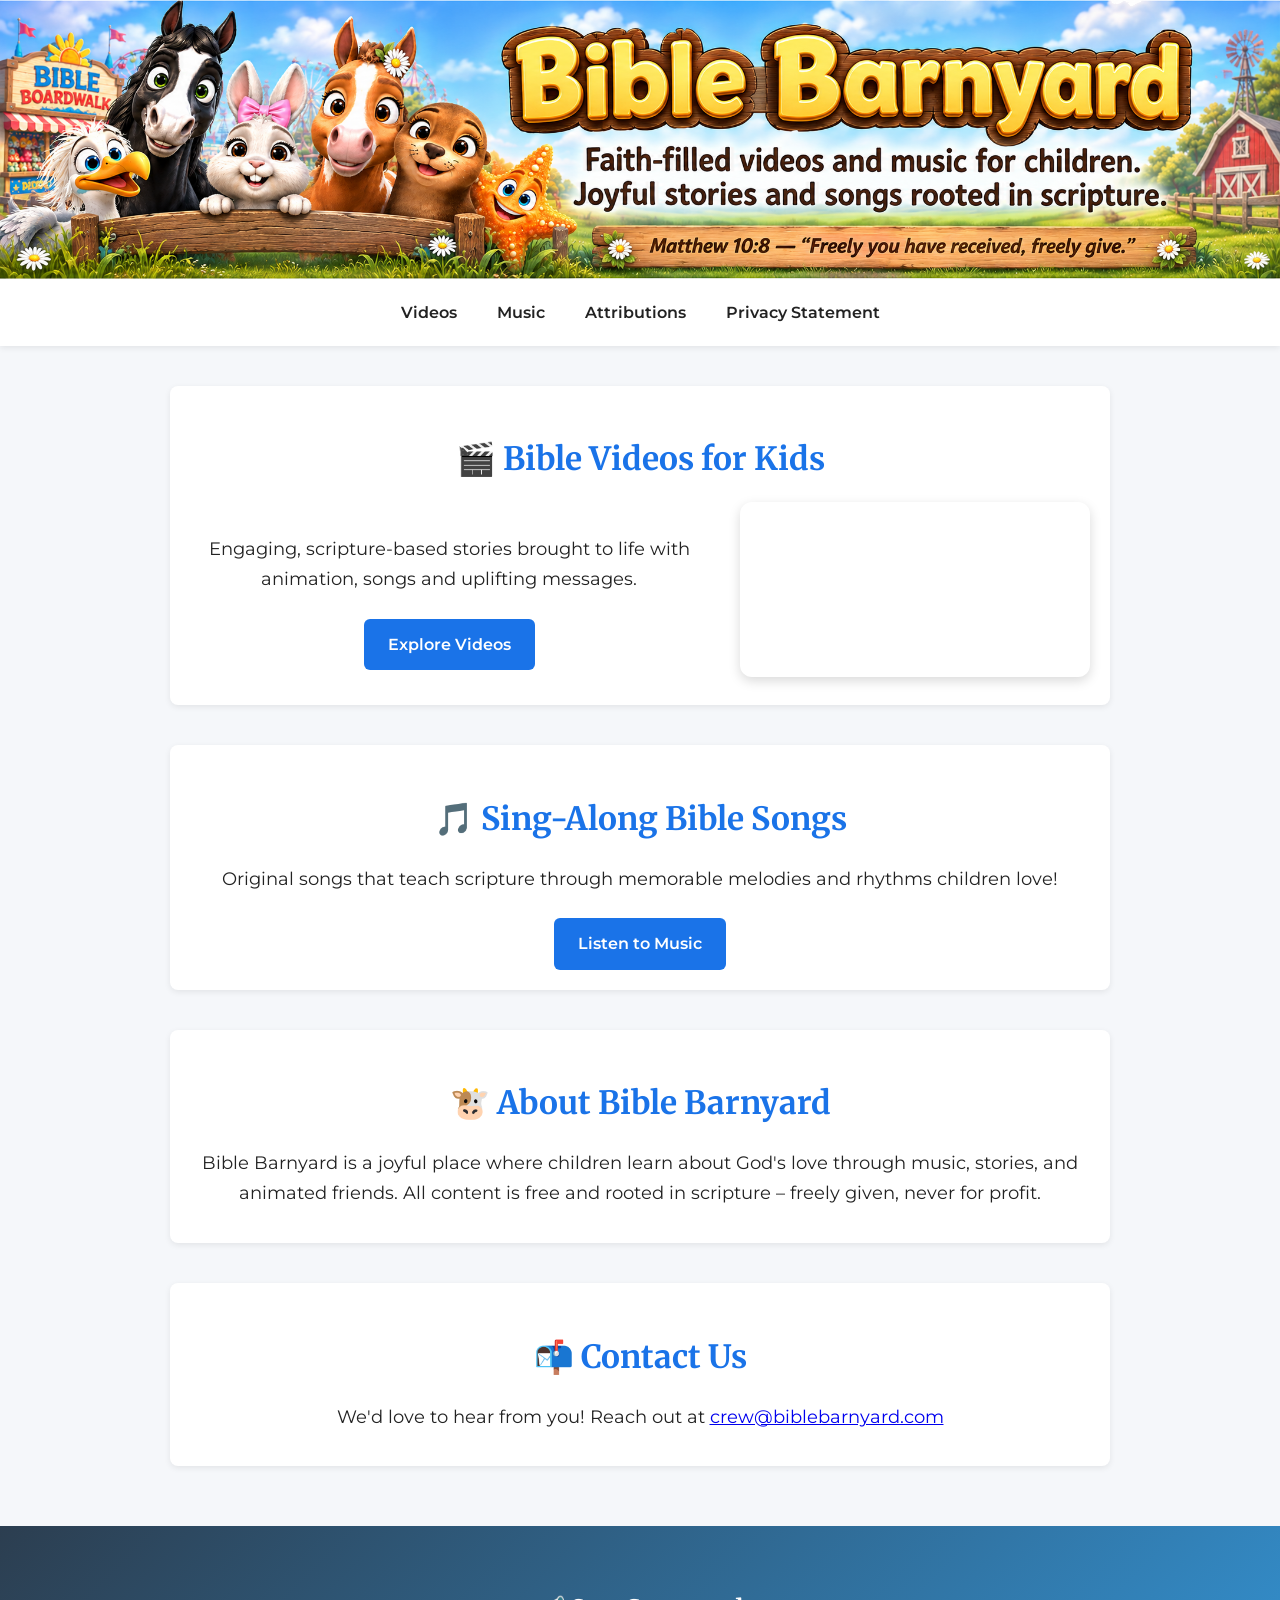
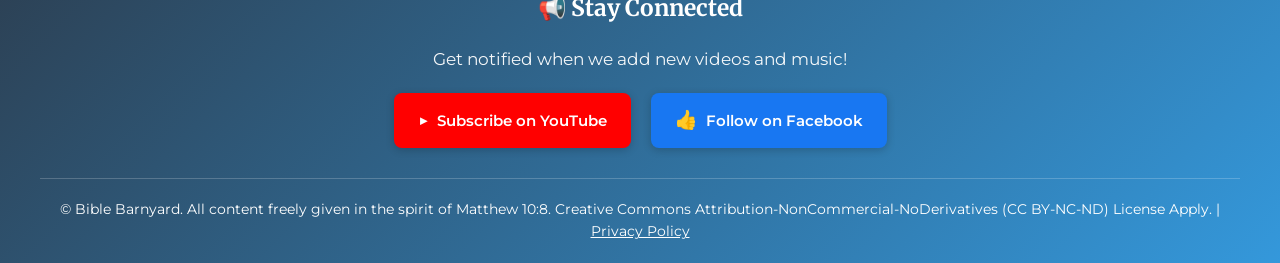
<file: index.html>
<!DOCTYPE html>
<html lang="en">
<head>
    <meta charset="UTF-8" />
    <meta name="viewport" content="width=device-width, initial-scale=1.0" />
    <meta name="p:domain_verify" content="c8558d85051b921ac4e3caafdfd5c533" />
    <title>Bible Barnyard</title>
    <link rel="icon" type="image/png" href="/images/fav.png">

    <!-- Google Fonts -->
    <link href="https://fonts.googleapis.com/css2?family=Montserrat:wght@400;600&family=Merriweather:wght@400;700&display=swap" rel="stylesheet">
    <link rel="stylesheet" href="./style.css">
    <style>
        .video-section-content {
            display: flex;
            align-items: center;
            gap: 2rem;
            flex-wrap: wrap;
            justify-content: center;
        }

        .video-text {
            flex: 1;
            min-width: 280px;
        }

        .video-container {
            flex: 0 0 350px;
            max-width: 350px;
        }

            .video-container video {
                width: 100%;
                height: auto;
                border-radius: 12px;
                box-shadow: 0 4px 12px rgba(0, 0, 0, 0.15);
            }

        @media (max-width: 768px) {
            .video-section-content {
                flex-direction: column;
            }

            .video-container {
                flex: 0 0 auto;
                width: 100%;
                max-width: 400px;
            }
        }
    </style>
</head>
<body>
    <header>
        <img src="./images/bibleBarnyardBanner.png" alt="Bible Barnyard Banner" class="hero-img" />
    </header>

    <nav>
        <ul>
            <li><a href="videos.html">Videos</a></li>
            <li><a href="music.html">Music</a></li>
            <li><a href="attributions.html">Attributions</a></li>
            <li><a href="./privacy.html">Privacy Statement</a></li>
        </ul>
    </nav>

    <main>
        <section id="videos">
            <h2>🎬 Bible Videos for Kids</h2>
            <div class="video-section-content">
                <div class="video-text">
                    <p>Engaging, scripture-based stories brought to life with animation, songs and uplifting messages.</p>
                    <a href="videos.html" class="btn">Explore Videos</a>
                </div>
                <div class="video-container">
                    <video autoplay loop muted playsinline>
                        <source src="./images/bbWelcome.mp4" type="video/mp4">
                        Your browser does not support the video tag.
                    </video>
                </div>
            </div>
        </section>

        <section id="music">
            <h2>🎵 Sing-Along Bible Songs</h2>
            <p>Original songs that teach scripture through memorable melodies and rhythms children love!</p>
            <a href="music.html" class="btn">Listen to Music</a>
        </section>

        <section id="about">
            <h2>🐮 About Bible Barnyard</h2>
            <p>Bible Barnyard is a joyful place where children learn about God's love through music, stories, and animated friends. All content is free and rooted in scripture – freely given, never for profit.</p>
        </section>

        <section id="contact">
            <h2>📬 Contact Us</h2>
            <p>We'd love to hear from you! Reach out at <a href="mailto:crew@biblebarnyard.com">crew@biblebarnyard.com</a></p>
        </section>
    </main>

    <!-- NEW FOOTER INCLUDE -->
    <div id="footer-placeholder"></div>

    <script>
        fetch('footer.html')
            .then(response => response.text())
            .then(data => {
                document.getElementById('footer-placeholder').innerHTML = data;
            });
    </script>
</body>
</html>
</file>
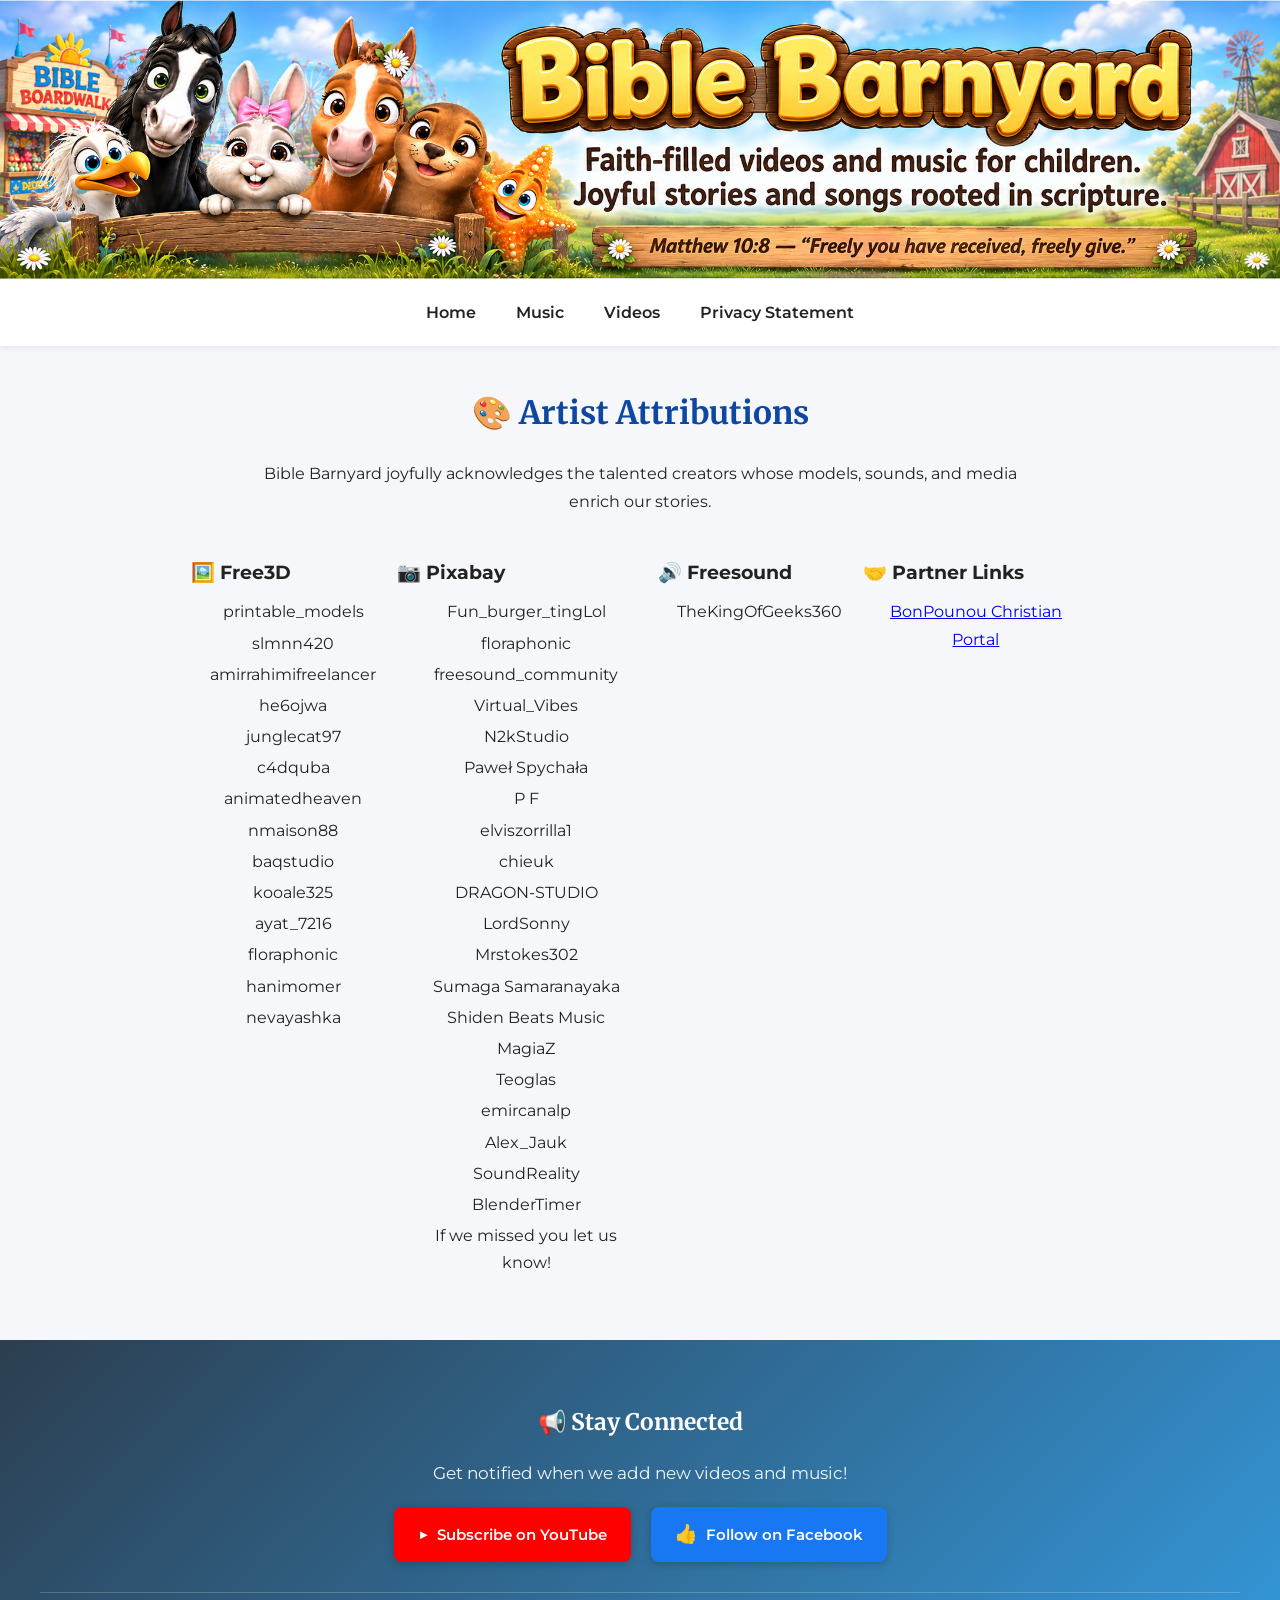
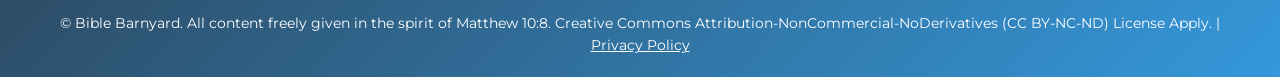
<file: attributions.html>
﻿<!DOCTYPE html>
<html lang="en">
<head>
    <meta charset="UTF-8" />
    <meta name="viewport" content="width=device-width, initial-scale=1.0" />
    <meta name="p:domain_verify" content="c8558d85051b921ac4e3caafdfd5c533" />
    <title>Bible Barnyard Attributions</title>
    <link rel="icon" type="image/png" href="/images/fav.png">

    <!-- Google Fonts -->
    <link href="https://fonts.googleapis.com/css2?family=Montserrat:wght@400;600&family=Merriweather:wght@400;700&display=swap" rel="stylesheet">
    <link rel="stylesheet" href="./style.css">
    <style>
        .credits-table {
            width: 100%;
            max-width: 900px;
            margin: 0 auto 40px;
            border-collapse: collapse;
        }

            .credits-table th {
                text-align: left;
                font-size: 1.2em;
                padding-bottom: 10px;
            }

            .credits-table td {
                vertical-align: top;
                padding: 0 20px;
            }

            .credits-table ul {
                list-style: none;
                padding-left: 0;
                margin: 0;
            }

            .credits-table li {
                margin-bottom: 4px;
            }
    </style>
</head>
<body>
    <header>
        <img src="/images/bibleBarnyardBanner.png" alt="Bible Barnyard Banner" class="hero-img" />
    </header>

    <nav>
        <ul>
            <li><a href="index.html">Home</a></li>
            <li><a href="music.html">Music</a></li>
            <li><a href="videos.html">Videos</a></li>
            <li><a href="./privacy.html">Privacy Statement</a></li>
        </ul>
    </nav>

    <main>
        <h2>🎨 Artist Attributions</h2>
        <p style="text-align:center; max-width:800px; margin:0 auto 40px;">
            Bible Barnyard joyfully acknowledges the talented creators whose models, sounds, and media enrich our stories.
        </p>

        <table class="credits-table">
            <thead>
                <tr>
                    <th>🖼️ Free3D</th>
                    <th>📷 Pixabay</th>
                    <th>🔊 Freesound</th>
                    <th>🤝 Partner Links</th>
                </tr>
            </thead>
            <tbody>
                <tr>
                    <td>
                        <ul>
                            <li>printable_models</li>
                            <li>slmnn420</li>
                            <li>amirrahimifreelancer</li>
                            <li>he6ojwa</li>
                            <li>junglecat97</li>
                            <li>c4dquba</li>
                            <li>animatedheaven</li>
                            <li>nmaison88</li>
                            <li>baqstudio</li>
                            <li>kooale325</li>
                            <li>ayat_7216</li>
                            <li>floraphonic</li>
                            <li>hanimomer</li>
                            <li>nevayashka</li>
                        </ul>
                    </td>
                    <td>
                        <ul>
                            <li>Fun_burger_tingLol</li>
                            <li>floraphonic</li>
                            <li>freesound_community</li>
                            <li>Virtual_Vibes</li>
                            <li>N2kStudio</li>
                            <li>Paweł Spychała</li>
                            <li>P F</li>
                            <li>elviszorrilla1</li>
                            <li>chieuk</li>
                            <li>DRAGON-STUDIO</li>
                            <li>LordSonny</li>
                            <li>Mrstokes302</li>
                            <li>Sumaga Samaranayaka</li>
                            <li>Shiden Beats Music</li>
                            <li>MagiaZ</li>
                            <li>Teoglas</li>
                            <li>emircanalp</li>
                            <li>Alex_Jauk</li>
                            <li>SoundReality</li>
                            <li>BlenderTimer</li>
                            <li>If we missed you let us know!</li>
                        </ul>
                    </td>
                    <td>
                        <ul>
                            <li>TheKingOfGeeks360</li>
                        </ul>
                    </td>
                    <td>
                        <ul>
                            <li><a href="https://www.bonpounou.com/" target="_blank">BonPounou Christian Portal</a></li>
                        </ul>
                    </td>
                </tr>
            </tbody>
        </table>


    </main>

    <!-- NEW FOOTER INCLUDE -->
    <div id="footer-placeholder"></div>

    <script>
        fetch('footer.html')
            .then(response => response.text())
            .then(data => {
                document.getElementById('footer-placeholder').innerHTML = data;
            });
    </script>
</body>
</html>
</file>
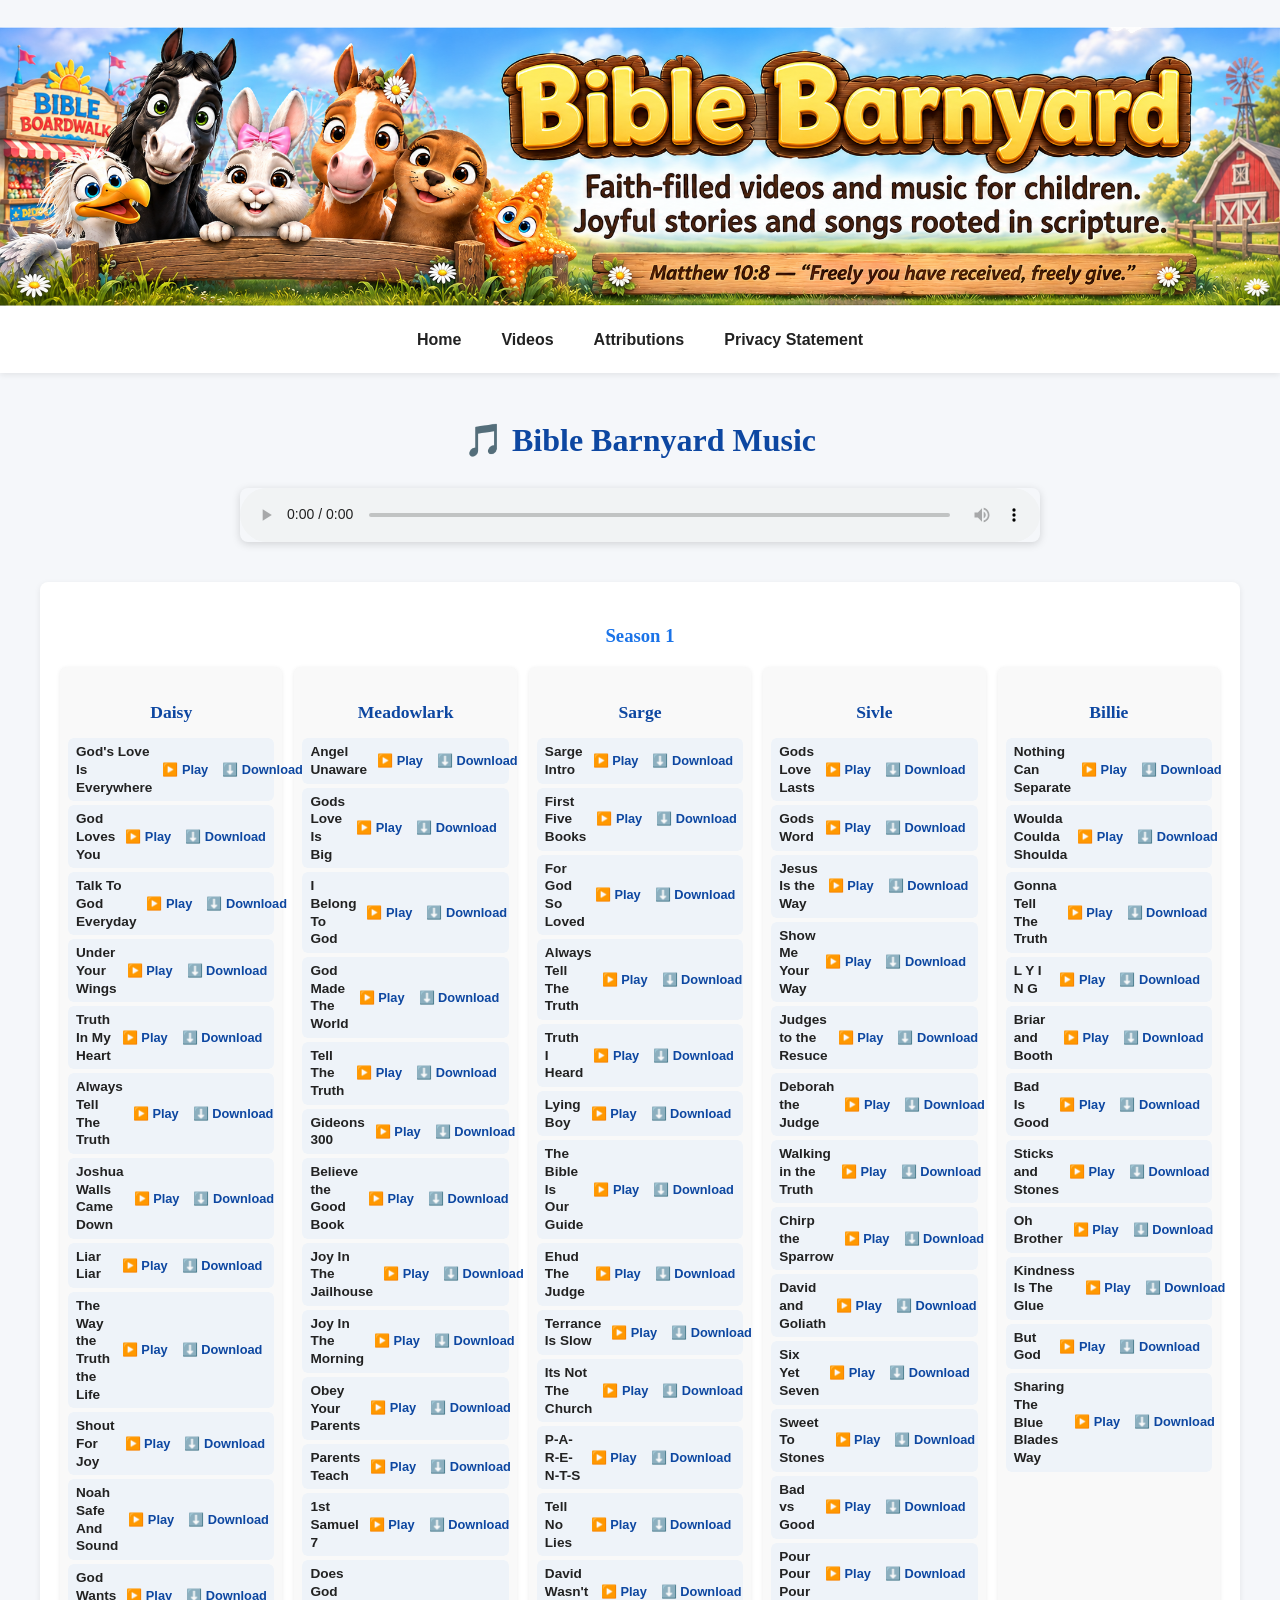
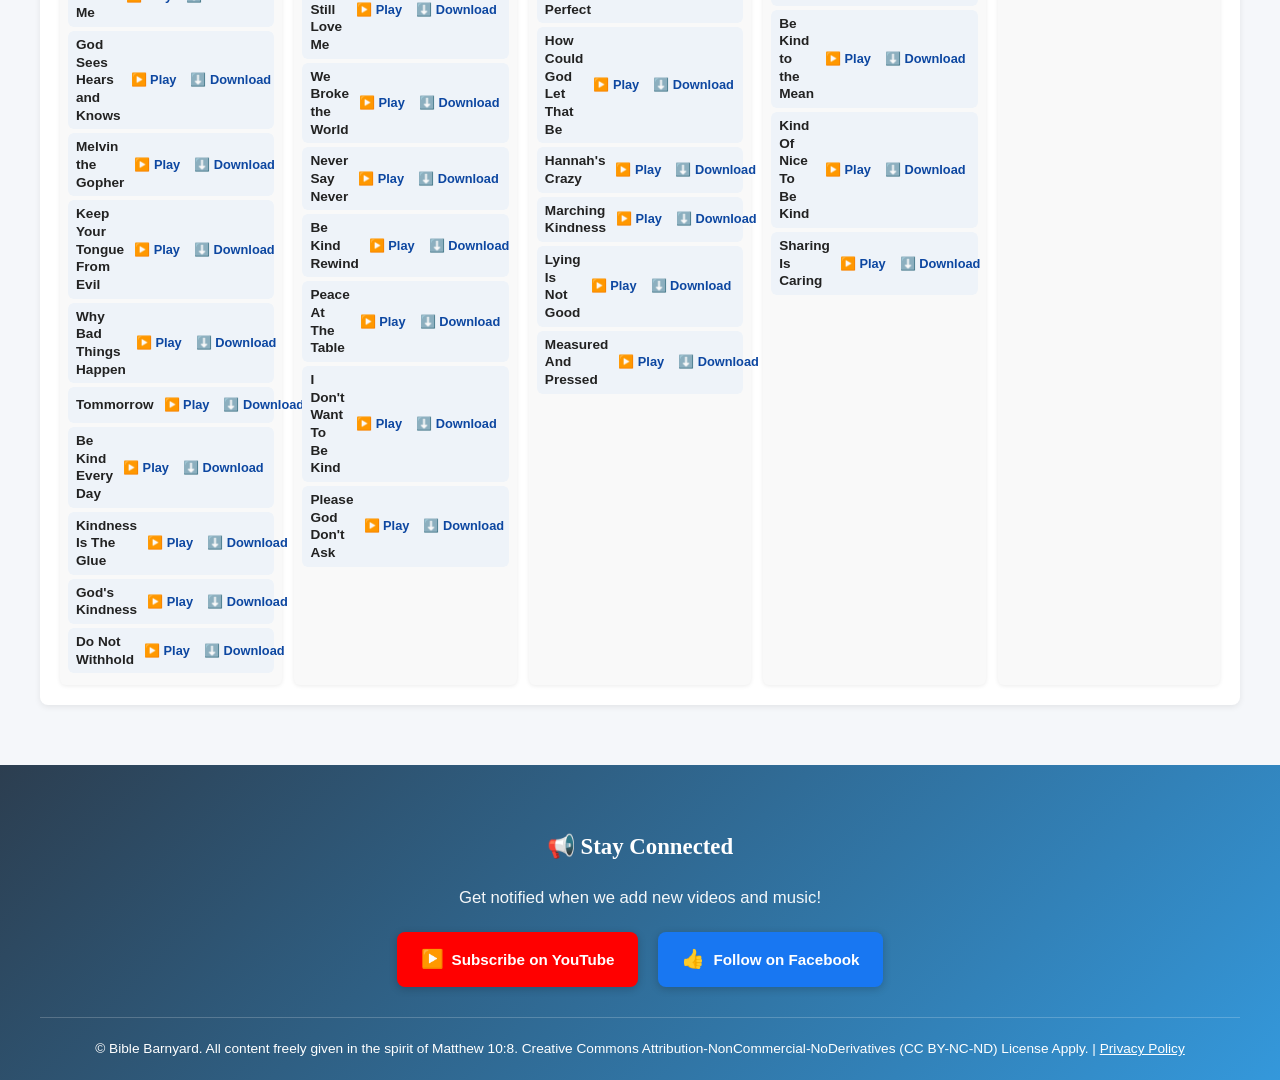
<file: music.html>
﻿﻿<!DOCTYPE html>
<html lang="en">
<head>
    <meta charset="UTF-8" />
    <meta name="viewport" content="width=device-width, initial-scale=1.0" />
    <meta name="p:domain_verify" content="c8558d85051b921ac4e3caafdfd5c533" />
    <title>Bible Barnyard Music</title>
    <link rel="stylesheet" href="./style.css">
    <link rel="icon" type="image/png" href="/images/fav.png">
</head>
<body>
    <header><img src="./images/bibleBarnyardBanner.png" alt="Bible Barnyard Banner" class="hero-img" /> </header>
    <nav>
        <ul>
            <li><a href="./index.html">Home</a></li>
            <li><a href="./videos.html">Videos</a></li>
            <li><a href="./attributions.html">Attributions</a></li>
            <li><a href="./privacy.html">Privacy Statement</a></li>
        </ul>
    </nav>
    <main>
        <h2>🎵 Bible Barnyard Music</h2>
        <div class="audio-player">
            <audio id="mainAudio" controls></audio>
        </div>
        <div class="clusters">
            <div class="cluster">
                <h3>Season 1</h3> 
                <div class="subclusters" id="season1"></div>
            </div>
            <!--<div class="cluster">
                <h3>Season 2</h3>
                <div class="subclusters" id="season2"></div>
            </div>-->
        </div>
    </main>
    <div id="footer-placeholder"></div>

    <!-- External JavaScript file -->
    <script src="./music-data.js"></script>
</body>
</html>
</file>
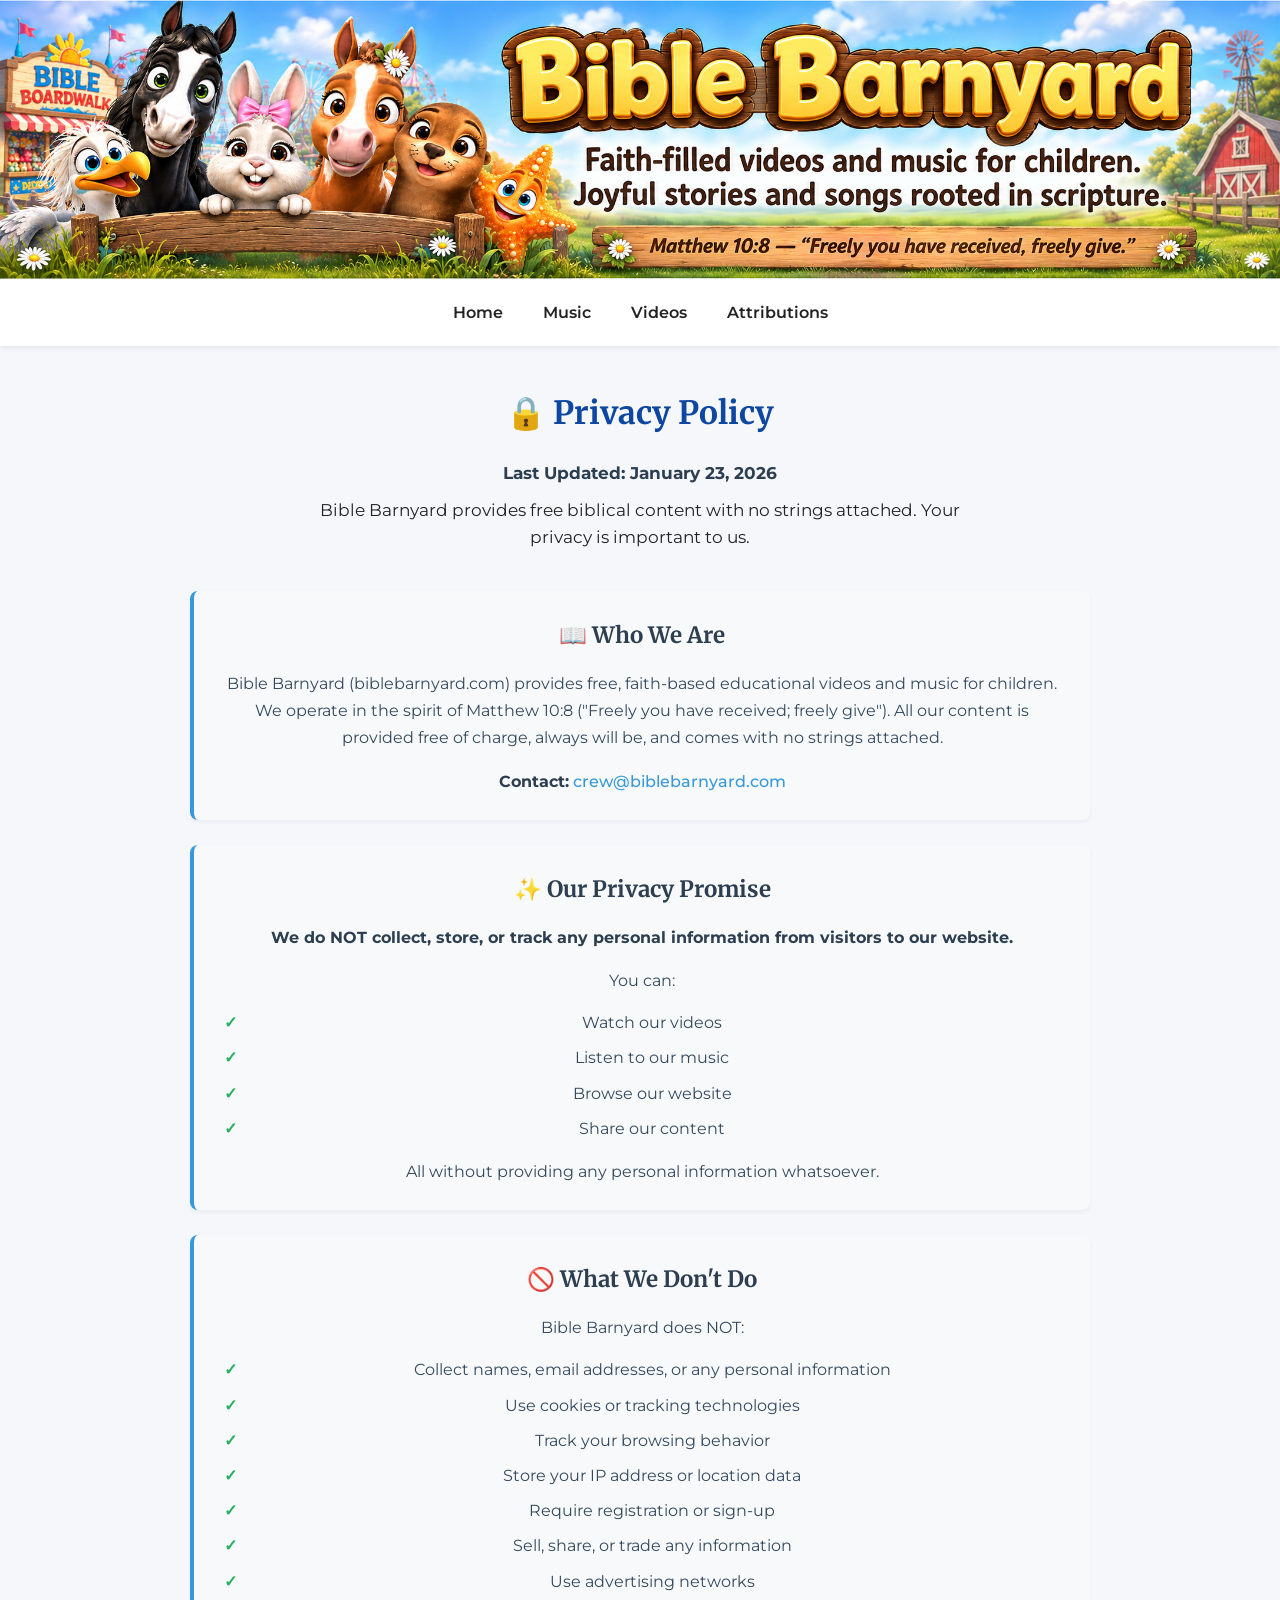
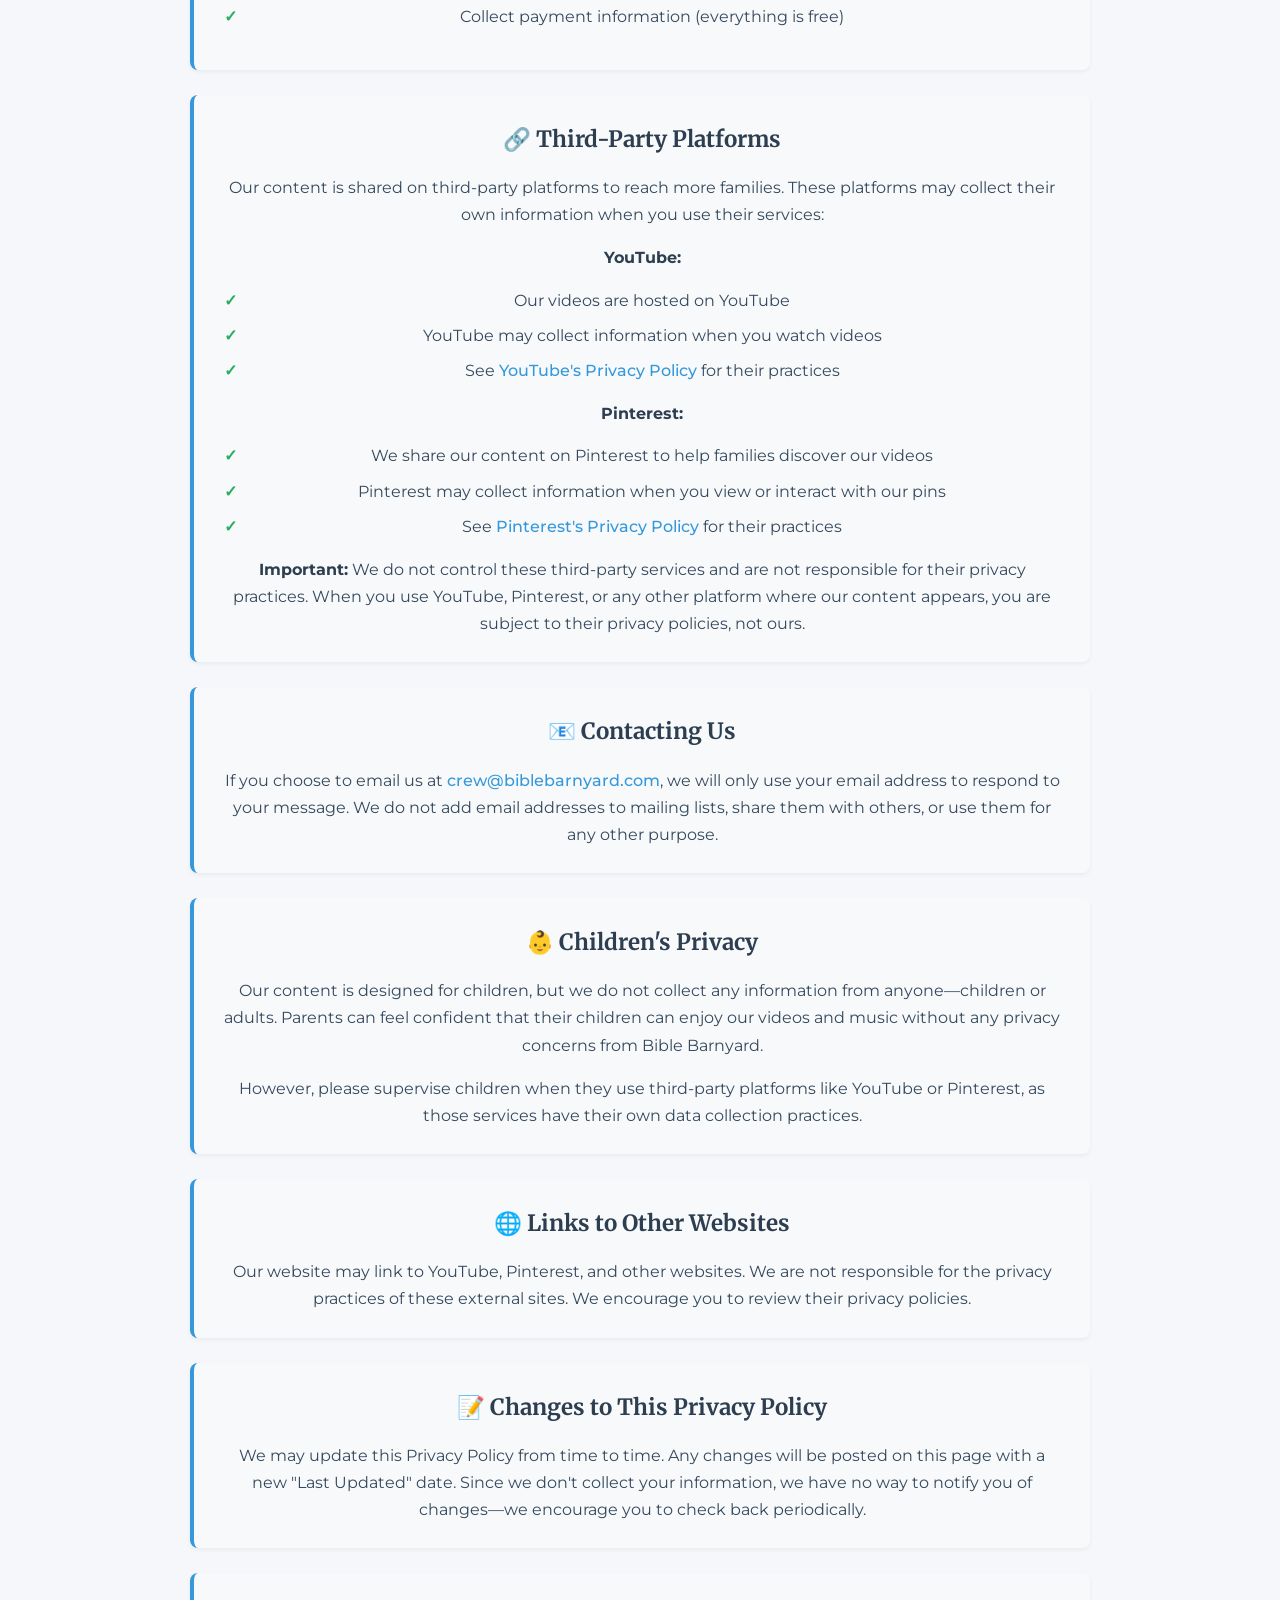
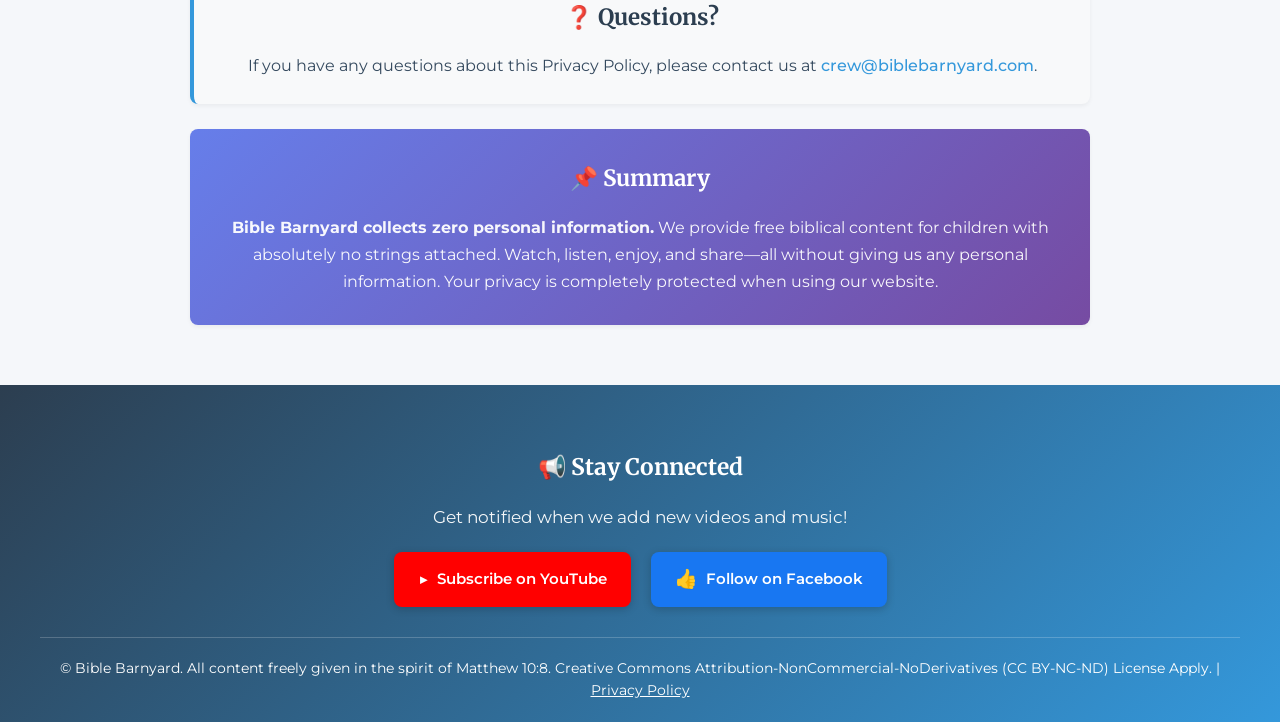
<file: privacy.html>
<!DOCTYPE html>
<html lang="en">
<head>
    <meta charset="UTF-8" />
    <meta name="viewport" content="width=device-width, initial-scale=1.0" />
    <meta name="p:domain_verify" content="c8558d85051b921ac4e3caafdfd5c533" />
    <title>Bible Barnyard Privacy Policy</title>
    <link rel="icon" type="image/png" href="/images/fav.png">
    <!-- Google Fonts -->
    <link href="https://fonts.googleapis.com/css2?family=Montserrat:wght@400;600&family=Merriweather:wght@400;700&display=swap" rel="stylesheet">
    <link rel="stylesheet" href="./style.css">
</head>
<body>
    <header>
        <img src="/images/bibleBarnyardBanner.png" alt="Bible Barnyard Banner" class="hero-img" />
    </header>
    <nav>
        <ul>
            <li><a href="index.html">Home</a></li>
            <li><a href="music.html">Music</a></li>
            <li><a href="videos.html">Videos</a></li>
            <li><a href="attributions.html">Attributions</a></li>
        </ul>
    </nav>
    <main>
        <div class="privacy-container">
            <h2>🔒 Privacy Policy</h2>

            <div class="privacy-intro">
                <p><strong>Last Updated: January 23, 2026</strong></p>
                <p>Bible Barnyard provides free biblical content with no strings attached. Your privacy is important to us.</p>
            </div>

            <!-- Introduction -->
            <div class="credits-section">
                <h3>📖 Who We Are</h3>
                <p>
                    Bible Barnyard (biblebarnyard.com) provides free, faith-based educational videos and music for children.
                    We operate in the spirit of Matthew 10:8 ("Freely you have received; freely give"). All our content is
                    provided free of charge, always will be, and comes with no strings attached.
                </p>
                <p>
                    <strong>Contact:</strong> <a href="mailto:crew@biblebarnyard.com">crew@biblebarnyard.com</a>
                </p>
            </div>

            <!-- Our Privacy Promise -->
            <div class="credits-section">
                <h3>✨ Our Privacy Promise</h3>
                <p><strong>We do NOT collect, store, or track any personal information from visitors to our website.</strong></p>
                <p>You can:</p>
                <ul>
                    <li>Watch our videos</li>
                    <li>Listen to our music</li>
                    <li>Browse our website</li>
                    <li>Share our content</li>
                </ul>
                <p>All without providing any personal information whatsoever.</p>
            </div>

            <!-- What We Don't Do -->
            <div class="credits-section">
                <h3>🚫 What We Don't Do</h3>
                <p>Bible Barnyard does NOT:</p>
                <ul>
                    <li>Collect names, email addresses, or any personal information</li>
                    <li>Use cookies or tracking technologies</li>
                    <li>Track your browsing behavior</li>
                    <li>Store your IP address or location data</li>
                    <li>Require registration or sign-up</li>
                    <li>Sell, share, or trade any information</li>
                    <li>Use advertising networks</li>
                    <li>Collect payment information (everything is free)</li>
                </ul>
            </div>

            <!-- Third-Party Services -->
            <div class="credits-section">
                <h3>🔗 Third-Party Platforms</h3>
                <p>
                    Our content is shared on third-party platforms to reach more families. These platforms may collect
                    their own information when you use their services:
                </p>

                <p><strong>YouTube:</strong></p>
                <ul>
                    <li>Our videos are hosted on YouTube</li>
                    <li>YouTube may collect information when you watch videos</li>
                    <li>See <a href="https://policies.google.com/privacy" target="_blank" rel="noopener noreferrer">YouTube's Privacy Policy</a> for their practices</li>
                </ul>

                <p><strong>Pinterest:</strong></p>
                <ul>
                    <li>We share our content on Pinterest to help families discover our videos</li>
                    <li>Pinterest may collect information when you view or interact with our pins</li>
                    <li>See <a href="https://policy.pinterest.com/en/privacy-policy" target="_blank" rel="noopener noreferrer">Pinterest's Privacy Policy</a> for their practices</li>
                </ul>

                <p>
                    <strong>Important:</strong> We do not control these third-party services and are not responsible for
                    their privacy practices. When you use YouTube, Pinterest, or any other platform where our content appears,
                    you are subject to their privacy policies, not ours.
                </p>
            </div>

            <!-- Contact -->
            <div class="credits-section">
                <h3>📧 Contacting Us</h3>
                <p>
                    If you choose to email us at <a href="mailto:crew@biblebarnyard.com">crew@biblebarnyard.com</a>,
                    we will only use your email address to respond to your message. We do not add email addresses to
                    mailing lists, share them with others, or use them for any other purpose.
                </p>
            </div>

            <!-- Children's Privacy -->
            <div class="credits-section">
                <h3>👶 Children's Privacy</h3>
                <p>
                    Our content is designed for children, but we do not collect any information from anyone—children or adults.
                    Parents can feel confident that their children can enjoy our videos and music without any privacy concerns
                    from Bible Barnyard.
                </p>
                <p>
                    However, please supervise children when they use third-party platforms like YouTube or Pinterest,
                    as those services have their own data collection practices.
                </p>
            </div>

            <!-- External Links -->
            <div class="credits-section">
                <h3>🌐 Links to Other Websites</h3>
                <p>
                    Our website may link to YouTube, Pinterest, and other websites. We are not responsible for the
                    privacy practices of these external sites. We encourage you to review their privacy policies.
                </p>
            </div>

            <!-- Changes to This Policy -->
            <div class="credits-section">
                <h3>📝 Changes to This Privacy Policy</h3>
                <p>
                    We may update this Privacy Policy from time to time. Any changes will be posted on this page
                    with a new "Last Updated" date. Since we don't collect your information, we have no way to
                    notify you of changes—we encourage you to check back periodically.
                </p>
            </div>

            <!-- Questions -->
            <div class="credits-section">
                <h3>❓ Questions?</h3>
                <p>
                    If you have any questions about this Privacy Policy, please contact us at
                    <a href="mailto:crew@biblebarnyard.com">crew@biblebarnyard.com</a>.
                </p>
            </div>

            <!-- Summary -->
            <div class="credits-section privacy-summary">
                <h3>📌 Summary</h3>
                <p>
                    <strong>Bible Barnyard collects zero personal information.</strong> We provide free biblical content
                    for children with absolutely no strings attached. Watch, listen, enjoy, and share—all without giving
                    us any personal information. Your privacy is completely protected when using our website.
                </p>
            </div>

        </div>
    </main>

    <!-- Footer Include -->
    <div id="footer-placeholder"></div>

    <script>
        fetch('footer.html')
            .then(response => response.text())
            .then(data => {
                document.getElementById('footer-placeholder').innerHTML = data;
            });
    </script>
</body>
</html>
</file>
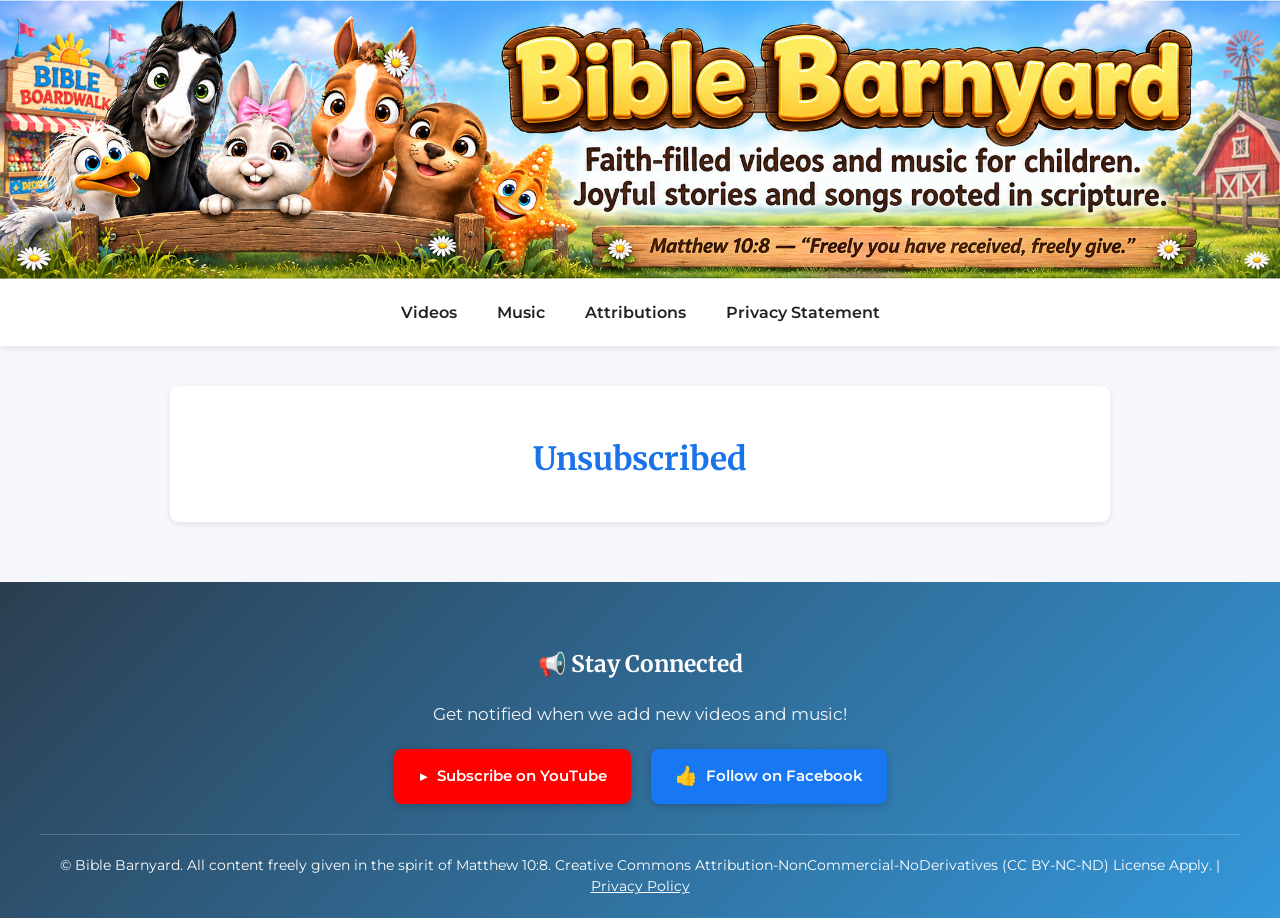
<file: unsubscribe.html>
<!DOCTYPE html>
<html lang="en">
<head>
    <meta charset="UTF-8" />
    <meta name="viewport" content="width=device-width, initial-scale=1.0" />
    <title>Unsubscribed - Bible Barnyard</title>
    <link rel="icon" type="image/png" href="/images/fav.png">
    <!-- Google Fonts -->
    <link href="https://fonts.googleapis.com/css2?family=Montserrat:wght@400;600&family=Merriweather:wght@400;700&display=swap" rel="stylesheet">
    <link rel="stylesheet" href="./style.css">
</head>
<body>
    <header>
        <img src="./images/bibleBarnyardBanner.png" alt="Bible Barnyard Banner" class="hero-img" />
    </header>
    <nav>
        <ul>
            <li><a href="videos.html">Videos</a></li>
            <li><a href="music.html">Music</a></li>
            <li><a href="attributions.html">Attributions</a></li>
            <li><a href="./privacy.html">Privacy Statement</a></li>
        </ul>
    </nav>
    <main>
        <section>
            <h2>Unsubscribed</h2>
        </section>
    </main>
    <div id="footer-placeholder"></div>
    <script>
        fetch('footer.html')
            .then(response => response.text())
            .then(data => {
                document.getElementById('footer-placeholder').innerHTML = data;
            });
    </script>
</body>
</html>
</file>
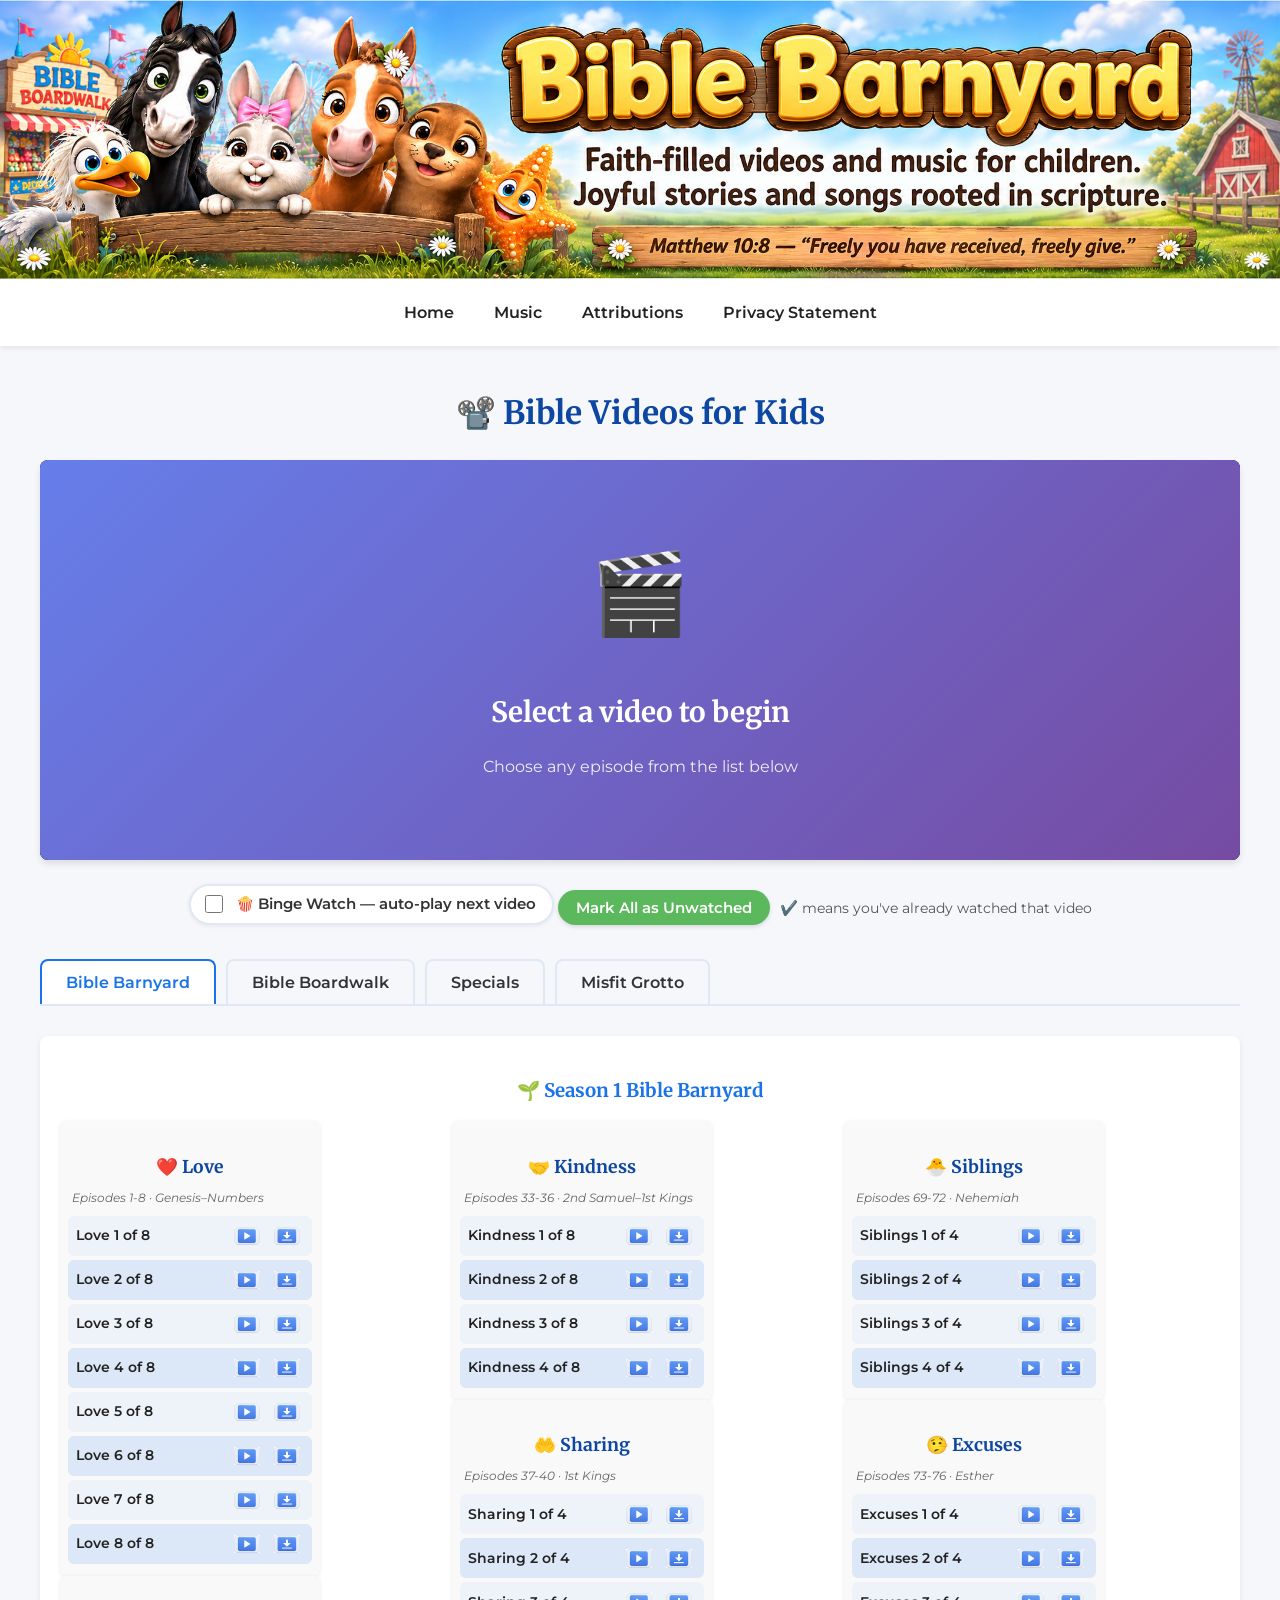
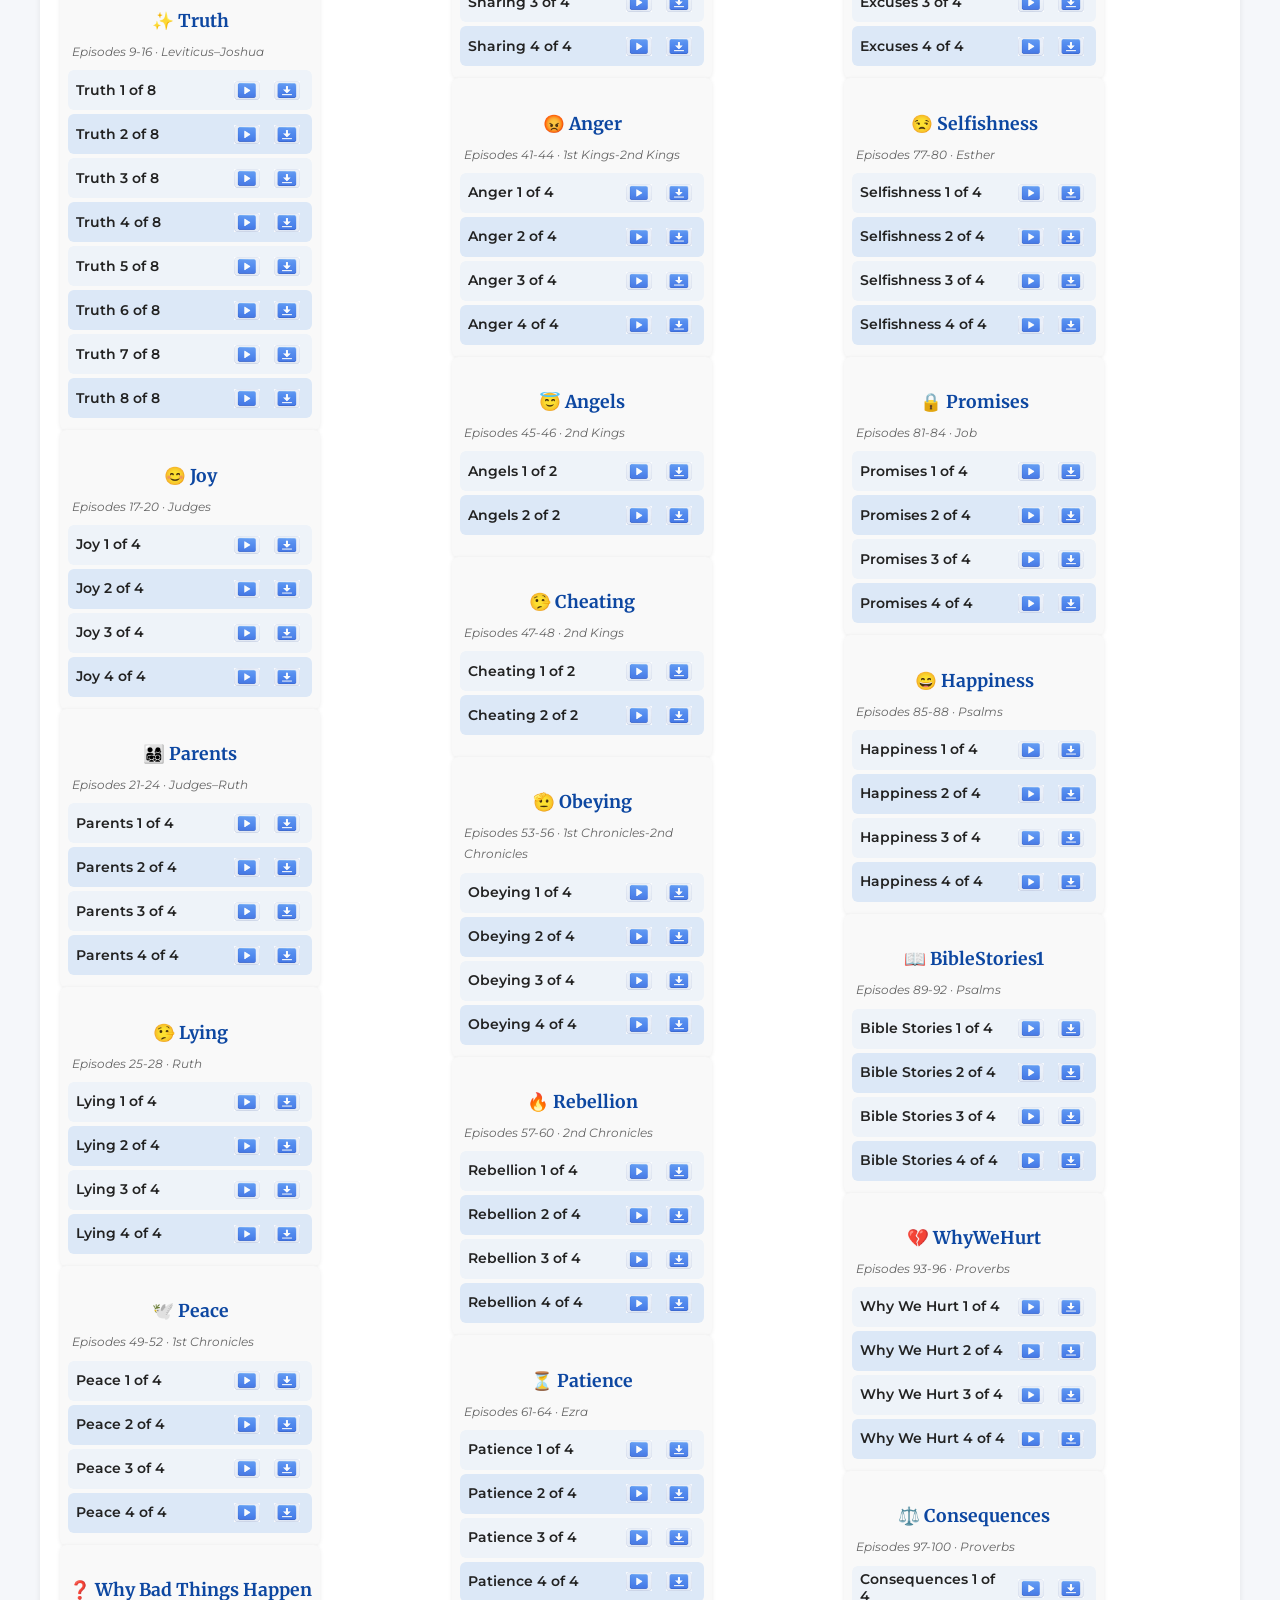
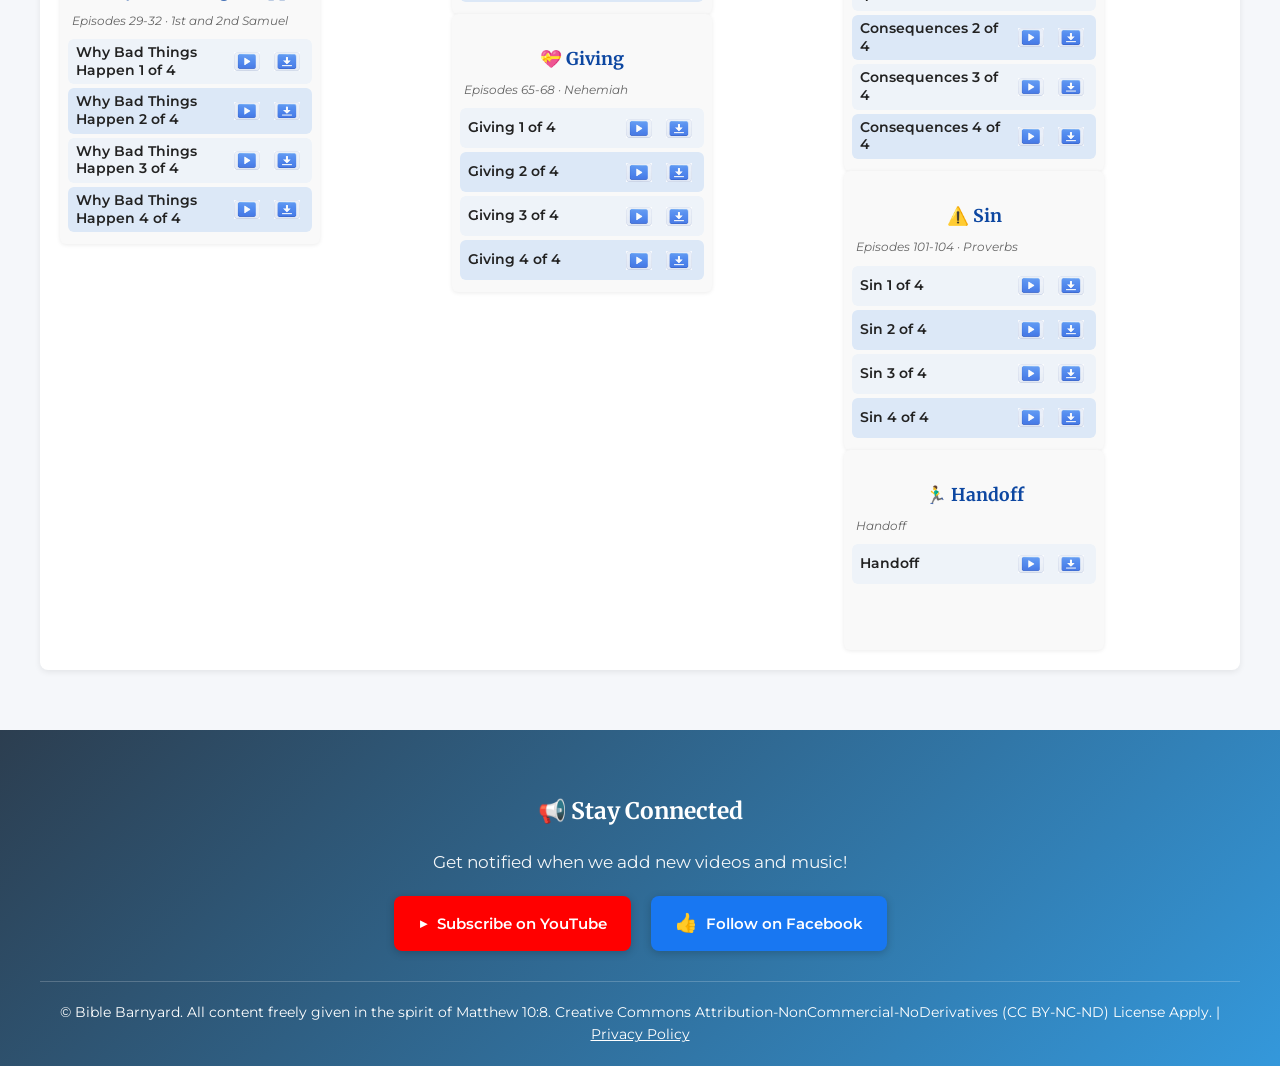
<file: videos.html>
﻿<!DOCTYPE html>
<html lang="en">
<head>
    <meta charset="UTF-8" />
    <meta name="viewport" content="width=device-width, initial-scale=1.0" />
    <meta name="p:domain_verify" content="c8558d85051b921ac4e3caafdfd5c533" />
    <title>Bible Barnyard Videos</title>
    <link rel="icon" type="image/png" href="/images/fav.png">
    <link href="https://fonts.googleapis.com/css2?family=Montserrat:wght@400;600&family=Merriweather:wght@400;700&display=swap" rel="stylesheet">
    <link rel="stylesheet" href="./style.css">

    <style>
        .main-video {
            position: relative;
            background: #000;
            border-radius: 8px;
            overflow: hidden;
            margin-bottom: 20px;
            box-shadow: 0 4px 6px rgba(0,0,0,0.1);
            min-height: 400px;
            display: flex;
            align-items: center;
            justify-content: center;
        }

        .video-placeholder {
            width: 100%;
            height: 100%;
            display: flex;
            align-items: center;
            justify-content: center;
            background: linear-gradient(135deg, #667eea 0%, #764ba2 100%);
            min-height: 400px;
        }

        .placeholder-content {
            text-align: center;
            color: white;
            padding: 40px;
        }

        .placeholder-icon {
            font-size: 80px;
            margin-bottom: 20px;
            animation: pulse 2s ease-in-out infinite;
        }

        @keyframes pulse {
            0%, 100% { transform: scale(1); opacity: 0.8; }
            50% { transform: scale(1.1); opacity: 1; }
        }

        .placeholder-content h3 {
            font-size: 28px;
            margin-bottom: 10px;
            font-family: 'Merriweather', serif;
        }

        .placeholder-content p {
            font-size: 16px;
            opacity: 0.9;
        }

        #mainVideo {
            width: 100%;
            display: none;
        }

        .video-loading {
            position: absolute;
            top: 50%;
            left: 50%;
            transform: translate(-50%, -50%);
            color: white;
            font-size: 18px;
            pointer-events: none;
            opacity: 0;
            transition: opacity 0.3s;
            z-index: 10;
        }

        .video-loading.show { opacity: 1; }

        .spinner {
            border: 4px solid rgba(255,255,255,0.3);
            border-top: 4px solid white;
            border-radius: 50%;
            width: 40px;
            height: 40px;
            animation: spin 1s linear infinite;
            margin: 0 auto 10px;
        }

        @keyframes spin {
            0% { transform: rotate(0deg); }
            100% { transform: rotate(360deg); }
        }

        /* ── Binge Watch toggle ── */
        .binge-row {
            display: inline-flex;
            align-items: center;
            gap: 10px;
            margin: 0 0 14px 0;
            background: #fff;
            border: 2px solid #e0e8f5;
            border-radius: 999px;
            padding: 6px 16px 6px 10px;
            box-shadow: 0 1px 4px rgba(0,0,0,0.07);
            cursor: pointer;
            user-select: none;
            transition: border-color 0.2s, box-shadow 0.2s;
        }

        .binge-row:hover {
            border-color: #1a73e8;
            box-shadow: 0 2px 8px rgba(26,115,232,0.15);
        }

        .binge-row input[type="checkbox"] {
            width: 18px;
            height: 18px;
            accent-color: #1a73e8;
            cursor: pointer;
            flex-shrink: 0;
        }

        .binge-label {
            font-family: 'Montserrat', sans-serif;
            font-weight: 600;
            font-size: 0.92rem;
            color: #333;
            white-space: nowrap;
        }

        .binge-row.active {
            border-color: #1a73e8;
            background: #eef4ff;
        }

        .binge-row.active .binge-label {
            color: #1a73e8;
        }

        /* ── Autoplay countdown overlay ── */
        #bingeCountdown {
            position: absolute;
            bottom: 0;
            left: 0;
            right: 0;
            background: linear-gradient(transparent, rgba(0,0,0,0.85));
            color: white;
            padding: 30px 24px 18px;
            display: none;
            z-index: 20;
            text-align: left;
        }

        #bingeCountdown.show { display: block; }

        .countdown-inner {
            display: flex;
            align-items: center;
            justify-content: space-between;
            gap: 16px;
            flex-wrap: wrap;
        }

        .countdown-text {
            font-family: 'Montserrat', sans-serif;
            font-size: 0.95rem;
        }

        .countdown-text strong {
            display: block;
            font-size: 1.05rem;
            margin-bottom: 2px;
        }

        .countdown-number {
            font-size: 2rem;
            font-weight: 700;
            font-family: 'Merriweather', serif;
            color: #ffb300;
            min-width: 36px;
            text-align: center;
        }

        .countdown-bar-wrap {
            flex: 1;
            min-width: 80px;
            height: 4px;
            background: rgba(255,255,255,0.25);
            border-radius: 2px;
            overflow: hidden;
        }

        .countdown-bar {
            height: 100%;
            background: #ffb300;
            border-radius: 2px;
            width: 100%;
            transition: width linear;
        }

        .countdown-cancel {
            background: rgba(255,255,255,0.18);
            border: 1px solid rgba(255,255,255,0.4);
            color: white;
            padding: 6px 14px;
            border-radius: 999px;
            font-family: 'Montserrat', sans-serif;
            font-size: 0.82rem;
            font-weight: 600;
            cursor: pointer;
            transition: background 0.2s;
            white-space: nowrap;
        }

        .countdown-cancel:hover { background: rgba(255,255,255,0.28); }

        /* ── Currently playing highlight ── */
        .video-block.now-playing {
            background: #d0e8ff !important;
            border-left: 3px solid #1a73e8;
            padding-left: 5px;
        }

        .video-block.now-playing .video-title {
            color: #0d47a1;
        }

        /* ── Tab styling ── */
        .tabs-container {
            display: flex;
            gap: 10px;
            margin: 20px 0 30px 0;
            border-bottom: 2px solid #e0e8f5;
            flex-wrap: wrap;
        }

        .tab-btn {
            padding: 12px 24px;
            background: #f5f7fa;
            border: 2px solid #e0e8f5;
            border-bottom: none;
            font-size: 1rem;
            font-family: 'Montserrat', sans-serif;
            font-weight: 600;
            color: #333;
            cursor: pointer;
            border-radius: 8px 8px 0 0;
            transition: all 0.3s;
            white-space: nowrap;
        }

        .tab-btn:hover {
            background: #e8ecf2;
            border-color: #cdd6e5;
        }

        .tab-btn.active {
            background: white;
            border-color: #1a73e8;
            color: #1a73e8;
        }

        .tab-content {
            display: none;
        }

        .tab-content.active {
            display: block;
        }

        .status-card {
            display: flex;
            flex-direction: column;
            align-items: center;
            gap: 12px;
            margin: 16px 0 28px;
            padding: 20px;
            border: 2px solid #e0e8f5;
            border-radius: 16px;
            background: #f8fbff;
            text-align: center;
        }

        .status-card img {
            max-width: 1920px;
            width: 100%;
            height: auto;
        }

        .status-card p {
            font-size: 1.3rem;
            line-height: 1.3;
            font-weight: 700;
            color: #1a1a1a;
            margin: 0;
            max-width: 620px;
        }

        /* ── 3-column grid layout for season categories ── */
        .subclusters-grid {
            display: grid;
            grid-template-columns: repeat(3, 1fr);
            gap: 0 16px;
            align-items: start;
        }

        .subclusters-col {
            display: flex;
            flex-direction: column;
            gap: 0;
        }

        @media (max-width: 900px) {
            .subclusters-grid {
                grid-template-columns: repeat(2, 1fr);
            }
        }

        @media (max-width: 600px) {
            .subclusters-grid {
                grid-template-columns: 1fr;
            }
        }

        /* ── Episode & Bible book metadata under category title ── */
        .category-meta {
            font-family: 'Montserrat', sans-serif;
            font-size: 0.78rem;
            color: #666;
            margin: -6px 0 8px 0;
            padding: 0 4px;
            font-style: italic;
        }

        .featured-category {
            flex-basis: 320px;
            max-width: 520px;
            text-align: center;
        }

        .featured-category-link {
            color: inherit;
            text-decoration: none;
        }

        .featured-category-link:hover h4 {
            text-decoration: underline;
        }

        .featured-category-image {
            display: block;
            width: 100%;
            height: auto;
            border-radius: 6px;
        }

        .featured-category-description {
            margin: 10px 4px;
            line-height: 1.5;
        }
    </style>
</head>

<body>
    <header>
        <img src="/images/bibleBarnyardBanner.png" alt="Bible Barnyard Banner" class="hero-img" />
    </header>

    <nav>
        <ul>
            <li><a href="index.html">Home</a></li>
            <li><a href="music.html">Music</a></li>
            <li><a href="attributions.html">Attributions</a></li>
            <li><a href="./privacy.html">Privacy Statement</a></li>
        </ul>
    </nav>

    <main>
        <h2>📽️ Bible Videos for Kids</h2>        

        <div class="main-video" id="videoContainer">
            <div class="video-placeholder" id="videoPlaceholder">
                <div class="placeholder-content">
                    <div class="placeholder-icon">🎬</div>
                    <h3>Select a video to begin</h3>
                    <p>Choose any episode from the list below</p>
                </div>
            </div>

            <video id="mainVideo" controls preload="metadata" playsinline>
                <source src="" type="video/mp4">
                Your browser does not support the video tag.
            </video>

            <div class="video-loading" id="videoLoading">
                <div class="spinner"></div>
                <div>Loading video...</div>
            </div>

            <!-- Binge Watch countdown overlay -->
            <div id="bingeCountdown">
                <div class="countdown-inner">
                    <div class="countdown-text">
                        <strong>🍿 Up next</strong>
                        <span id="nextVideoTitle">—</span>
                    </div>
                    <div class="countdown-number" id="countdownNumber">5</div>
                    <div class="countdown-bar-wrap">
                        <div class="countdown-bar" id="countdownBar"></div>
                    </div>
                    <button class="countdown-cancel" id="cancelBinge">Cancel</button>
                </div>
            </div>
        </div>

        <!-- Binge Watch toggle -->
        <label class="binge-row" id="bingeRow">
            <input type="checkbox" id="bingeToggle" />
            <span class="binge-label">🍿 Binge Watch — auto-play next video</span>
        </label>

        <div class="reset-row">
            <button id="resetWatched" class="reset-btn">Mark All as Unwatched</button>
            <span class="reset-note">✔️ means you've already watched that video</span>
        </div>

        <!-- Tab Navigation -->
        <div class="tabs-container" id="tabsContainer">
            <!-- Tabs will be generated here -->
        </div>

        <!-- Tab Contents -->
        <div id="tabContents">
            <!-- Tab content will be generated here -->
        </div>
    </main>

    <div id="footer-placeholder"></div>

    <script>
        // Auto-version videos-data.js to prevent caching
        const version = new Date().getTime();
        document.write('<script src="./videos-data.js?t=' + version + '"><\/script>');
    </script>
    
    <script>
        fetch('footer.html')
            .then(r => r.text())
            .then(d => { document.getElementById('footer-placeholder').innerHTML = d; });

        // ── Data & state ────────────────────────────────────────────────────
        const videoMap = generateVideoMap();   // id → stream URL
        let   videoList = [];                  // flat ordered array of video objects

        function buildFlatVideoList() {
            videoList = [];
            const tab = videosData[currentTab];
            if (!tab) return;

            // Handle Bible Barnyard tab with seasons
            if (tab.seasons) {
                for (const seasonName in tab.seasons) {
                    const season = tab.seasons[seasonName];
                    // Use gridLayout order if present, otherwise fall back to category key order
                    let categoryOrder;
                    if (season.gridLayout) {
                        categoryOrder = season.gridLayout.flat();
                    } else {
                        categoryOrder = Object.keys(season.categories);
                    }
                    categoryOrder.forEach(catName => {
                        const cat = season.categories[catName];
                        if (!cat) return;
                        if (cat.videos) {
                            cat.videos.forEach(v => videoList.push(v));
                        }
                        if (cat.subcategories) {
                            for (const subcatName in cat.subcategories) {
                                cat.subcategories[subcatName].videos.forEach(v => videoList.push(v));
                            }
                        }
                    });
                }
            }

            // Handle Specials tab with direct categories
            if (tab.categories) {
                for (const catName in tab.categories) {
                    const cat = tab.categories[catName];
                    if (cat.videos) {
                        cat.videos.forEach(v => videoList.push(v));
                    }
                    if (cat.subcategories) {
                        for (const subcatName in cat.subcategories) {
                            cat.subcategories[subcatName].videos.forEach(v => videoList.push(v));
                        }
                    }
                }
            }
        }

        const viewedVideos = JSON.parse(localStorage.getItem('viewedVideos') || '[]');
        const player        = document.getElementById('mainVideo');
        const loadingIndicator = document.getElementById('videoLoading');
        const placeholder   = document.getElementById('videoPlaceholder');
        const videoContainer = document.getElementById('videoContainer');
        const bingeToggle   = document.getElementById('bingeToggle');
        const bingeRow      = document.getElementById('bingeRow');
        const bingeCountdown = document.getElementById('bingeCountdown');
        const countdownNumber = document.getElementById('countdownNumber');
        const countdownBar  = document.getElementById('countdownBar');
        const nextVideoTitle = document.getElementById('nextVideoTitle');
        const cancelBingeBtn = document.getElementById('cancelBinge');
        

        let isFirstPlay    = true;
        let currentVideoId = null;
        let countdownTimer = null;
        let countdownInterval = null;
        let currentTab    = 'Season 1';  // Track active tab
        const COUNTDOWN_SECS = 5;

        // ── Binge Watch toggle ───────────────────────────────────────────────
        bingeToggle.addEventListener('change', () => {
            bingeRow.classList.toggle('active', bingeToggle.checked);
            if (!bingeToggle.checked) cancelCountdown();
        });

        // ── Load & play a video ──────────────────────────────────────────────
        function loadVideo(videoUrl, videoId) {
            cancelCountdown();

            currentVideoId = videoId || getIdByUrl(videoUrl);

            if (isFirstPlay) {
                placeholder.style.display = 'none';
                player.style.display = 'block';
                isFirstPlay = false;
            }

            videoContainer.scrollIntoView({ behavior: 'smooth', block: 'start' });
            loadingIndicator.classList.add('show');

            const startPlayback = () => {
                loadingIndicator.classList.remove('show');
                const p = player.play();
                if (p) p.catch(() => {});
            };

            player.onloadedmetadata = startPlayback;
            player.onloadeddata     = startPlayback;
            player.oncanplay        = () => loadingIndicator.classList.remove('show');

            player.querySelector('source').src = videoUrl;
            player.load();

            if (!viewedVideos.includes(videoUrl)) {
                viewedVideos.push(videoUrl);
                localStorage.setItem('viewedVideos', JSON.stringify(viewedVideos));
            }

            updateViewedIcons();
            highlightNowPlaying(currentVideoId);

            // Analytics
            const fileName = videoUrl.split('/').pop();
            player.removeEventListener('play', trackVideoPlay);
            function trackVideoPlay() {
                fetch('https://biblebarnyard-analytics.biblebarnyard.workers.dev', {
                    method: 'POST',
                    headers: { 'Content-Type': 'application/json' },
                    body: JSON.stringify({ action: 'play', file: fileName })
                }).catch(() => {});
                player.removeEventListener('play', trackVideoPlay);
            }
            player.addEventListener('play', trackVideoPlay);
        }

        // When a video ends, start binge countdown if enabled
        player.addEventListener('ended', () => {
            if (!bingeToggle.checked) return;
            const nextVideo = getNextVideo(currentVideoId);
            if (!nextVideo) return;
            startCountdown(nextVideo);
        });

        // ── Countdown logic ──────────────────────────────────────────────────
        function startCountdown(nextVideo) {
            nextVideoTitle.textContent = nextVideo.title;
            bingeCountdown.classList.add('show');

            let remaining = COUNTDOWN_SECS;
            countdownNumber.textContent = remaining;
            countdownBar.style.transition = 'none';
            countdownBar.style.width = '100%';

            // Kick off the shrinking bar after a tiny delay so transition applies
            requestAnimationFrame(() => {
                requestAnimationFrame(() => {
                    countdownBar.style.transition = `width ${COUNTDOWN_SECS}s linear`;
                    countdownBar.style.width = '0%';
                });
            });

            countdownInterval = setInterval(() => {
                remaining--;
                countdownNumber.textContent = remaining;
                if (remaining <= 0) clearInterval(countdownInterval);
            }, 1000);

            countdownTimer = setTimeout(() => {
                cancelCountdown();
                loadVideo(nextVideo.stream, nextVideo.id);
            }, COUNTDOWN_SECS * 1000);
        }

        function cancelCountdown() {
            clearTimeout(countdownTimer);
            clearInterval(countdownInterval);
            bingeCountdown.classList.remove('show');
        }

        cancelBingeBtn.addEventListener('click', cancelCountdown);

        // ── Helpers ──────────────────────────────────────────────────────────
        function getIdByUrl(url) {
            for (const id in videoMap) {
                if (videoMap[id] === url) return id;
            }
            return null;
        }

        function getNextVideo(currentId) {
            const idx = videoList.findIndex(v => v.id === currentId);
            if (idx === -1 || idx >= videoList.length - 1) return null;
            return videoList[idx + 1];
        }

        function highlightNowPlaying(videoId) {
            document.querySelectorAll('.video-block.now-playing')
                    .forEach(el => el.classList.remove('now-playing'));
            if (!videoId) return;
            const link = document.querySelector(`[data-video="${videoId}"]`);
            if (link) link.closest('.video-block').classList.add('now-playing');
        }

        function updateViewedIcons() {
            document.querySelectorAll('.video-block').forEach(block => {
                const playLink = block.querySelector('[data-video]');
                if (!playLink) return;
                const videoId  = playLink.getAttribute('data-video');
                const videoUrl = videoMap[videoId];
                let existing   = block.querySelector('.viewed');

                if (viewedVideos.includes(videoUrl) && !existing) {
                    const check = document.createElement('span');
                    check.classList.add('viewed');
                    check.textContent = ' ✔️';
                    block.querySelector('.video-title').appendChild(check);
                }
                if (!viewedVideos.includes(videoUrl) && existing) {
                    existing.remove();
                }
            });
        }

        function attachVideoListeners() {
            document.querySelectorAll('[data-video]').forEach(link => {
                link.addEventListener('click', e => {
                    e.preventDefault();
                    const vid = link.getAttribute('data-video');
                    const url = videoMap[vid];
                    if (url) loadVideo(url, vid);
                });
            });
        }

        // ── Build tabs ───────────────────────────────────────────────────────
        function buildTabs() {
            const tabsContainer = document.getElementById('tabsContainer');
            tabsContainer.innerHTML = '';

            for (const tabName in videosData) {
                const btn = document.createElement('button');
                btn.className = 'tab-btn';
                btn.textContent = tabName;
                btn.addEventListener('click', () => switchTab(tabName));
                tabsContainer.appendChild(btn);
            }
        }

        // ── Switch tabs ──────────────────────────────────────────────────────
        function switchTab(tabName) {
            currentTab = tabName;

            // Update tab buttons
            document.querySelectorAll('.tab-btn').forEach(btn => {
                btn.classList.toggle('active', btn.textContent === tabName);
            });

            // Rebuild video list and interface for this tab
            buildFlatVideoList();
            buildVideoInterface();
        }

        // ── Build video interface (updated for tabs) ────────────────────────
        function buildVideoInterface() {
            const tabContents = document.getElementById('tabContents');
            tabContents.innerHTML = '';

            const tab = videosData[currentTab];
            if (!tab) return;

            const clustersDiv = document.createElement('div');
            clustersDiv.className = 'clusters';

            // Handle Bible Barnyard tab with seasons
            if (tab.seasons) {
                for (const seasonName in tab.seasons) {
                    const season = tab.seasons[seasonName];

                    const clusterDiv = document.createElement('div');
                    clusterDiv.className = 'cluster';

                    const seasonHeader = document.createElement('h3');
                    seasonHeader.textContent = `${season.emoji} ${seasonName}`;
                    clusterDiv.appendChild(seasonHeader);

                    // Use gridLayout if present to arrange categories into columns
                    if (season.gridLayout) {
                        const gridDiv = document.createElement('div');
                        gridDiv.className = 'subclusters-grid';

                        season.gridLayout.forEach(columnCats => {
                            const colDiv = document.createElement('div');
                            colDiv.className = 'subclusters-col';

                            columnCats.forEach(categoryName => {
                                const category = season.categories[categoryName];
                                if (!category) return;

                                const subclusterDiv = buildCategoryBlock(categoryName, category);
                                colDiv.appendChild(subclusterDiv);
                            });

                            gridDiv.appendChild(colDiv);
                        });

                        clusterDiv.appendChild(gridDiv);
                    } else {
                        // Fallback: flat subclusters row
                        const subclustersDiv = document.createElement('div');
                        subclustersDiv.className = 'subclusters';

                        for (const categoryName in season.categories) {
                            const category = season.categories[categoryName];
                            subclustersDiv.appendChild(buildCategoryBlock(categoryName, category));
                        }

                        clusterDiv.appendChild(subclustersDiv);
                    }

                    clustersDiv.appendChild(clusterDiv);
                }
            }

            // Handle Specials tab with direct categories
            if (tab.categories) {
                const clusterDiv = document.createElement('div');
                clusterDiv.className = 'cluster';

                const tabHeader = document.createElement('h3');
                tabHeader.textContent = `${tab.emoji} ${currentTab}`;
                clusterDiv.appendChild(tabHeader);

                const subclustersDiv = document.createElement('div');
                subclustersDiv.className = 'subclusters';

                for (const categoryName in tab.categories) {
                    const category = tab.categories[categoryName];
                    subclustersDiv.appendChild(buildCategoryBlock(categoryName, category));
                }

                clusterDiv.appendChild(subclustersDiv);
                clustersDiv.appendChild(clusterDiv);
            }

            if (tab.image && tab.description && tab.url) {
                const clusterDiv = document.createElement('div');
                clusterDiv.className = 'cluster';

                const tabHeader = document.createElement('h3');
                tabHeader.textContent = `${tab.emoji} ${currentTab}`;
                clusterDiv.appendChild(tabHeader);

                const subclustersDiv = document.createElement('div');
                subclustersDiv.className = 'subclusters';
                subclustersDiv.appendChild(buildCategoryBlock(currentTab, tab));

                clusterDiv.appendChild(subclustersDiv);
                clustersDiv.appendChild(clusterDiv);
            }

            tabContents.appendChild(clustersDiv);

            // Re-attach listeners and update viewed icons
            attachVideoListeners();
            updateViewedIcons();
        }

        // ── Build a single category block ────────────────────────────────────
        function buildCategoryBlock(categoryName, category) {
            const subclusterDiv = document.createElement('div');
            subclusterDiv.className = 'subcluster';

            if (category.image && category.description && category.url) {
                subclusterDiv.classList.add('featured-category');

                const categoryHeader = document.createElement('h4');
                categoryHeader.textContent = `${category.emoji} ${categoryName}`;
                subclusterDiv.appendChild(categoryHeader);

                const categoryLink = document.createElement('a');
                categoryLink.className = 'featured-category-link';
                categoryLink.href = category.url;
                categoryLink.target = '_blank';
                categoryLink.rel = 'noopener noreferrer';
                categoryLink.setAttribute('aria-label', `Visit ${categoryName}`);

                const categoryImage = document.createElement('img');
                categoryImage.className = 'featured-category-image';
                categoryImage.src = category.image;
                categoryImage.alt = `${categoryName} — explore the website`;
                categoryLink.appendChild(categoryImage);

                const description = document.createElement('p');
                description.className = 'featured-category-description';
                description.textContent = category.description;
                categoryLink.appendChild(description);

                const callToAction = document.createElement('span');
                callToAction.textContent = `Visit ${categoryName} →`;
                categoryLink.appendChild(callToAction);

                subclusterDiv.appendChild(categoryLink);
            }
            // Handle categories with subcategories (legacy / Specials)
            else if (category.subcategories) {
                for (const subcatName in category.subcategories) {
                    const subcat = category.subcategories[subcatName];

                    const subcatHeader = document.createElement('h4');
                    subcatHeader.textContent = `${subcat.emoji} ${subcatName}`;
                    subclusterDiv.appendChild(subcatHeader);

                    subcat.videos.forEach((video, i) => {
                        subclusterDiv.appendChild(createVideoBlock(video, i));
                    });
                }
            }
            // Handle regular categories with videos
            else if (category.videos) {
                const categoryHeader = document.createElement('h4');
                categoryHeader.textContent = `${category.emoji} ${categoryName}`;
                subclusterDiv.appendChild(categoryHeader);

                // Show episodes and Bible books if present
                if (category.episodes || category.bibleBooks) {
                    const metaDiv = document.createElement('div');
                    metaDiv.className = 'category-meta';
                    const parts = [];
                    if (category.episodes)   parts.push(category.episodes);
                    if (category.bibleBooks) parts.push(category.bibleBooks);
                    metaDiv.textContent = parts.join(' · ');
                    subclusterDiv.appendChild(metaDiv);
                }

                category.videos.forEach((video, i) => {
                    subclusterDiv.appendChild(createVideoBlock(video, i));
                });
            }

            return subclusterDiv;
        }

        // ── Boot ─────────────────────────────────────────────────────────────
        buildTabs();
        switchTab('Bible Barnyard');

        const urlParams = new URLSearchParams(window.location.search);
        const videoId   = urlParams.get('v');
        if (videoId && videoMap[videoId]) loadVideo(videoMap[videoId], videoId);

        updateViewedIcons();

        document.getElementById('resetWatched').addEventListener('click', () => {
            if (confirm('Are you sure you want to mark all videos as unwatched?')) {
                localStorage.removeItem('viewedVideos');
                viewedVideos.length = 0;
                updateViewedIcons();
            }
        });
    </script>
</body>
</html>
</file>
<file: style.css>
/* style.css */

/* Global variables */ :root {
    --primary: #1a73e8;
    --secondary: #0d47a1;
    --light: #f5f7fa;
    --dark: #222;
    --accent: #ffb300;
    --song-bg: #eef3f9;
}

/* Base styles */ body {
    margin: 0;
    font-family: 'Montserrat', sans-serif;
    background-color: var(--light);
    color: var(--dark);
    line-height: 1.7;
}

header {
    width: 100%;
}

.hero-img {
    width: 100%;
    height: auto;
    display: block;
}

/* Navigation */ nav {
    background-color: #fff;
    box-shadow: 0 2px 6px rgba(0,0,0,0.08);
    position: sticky;
    top: 0;
    z-index: 1000;
}

    nav ul {
        list-style: none;
        margin: 0;
        padding: 0;
        display: flex;
        justify-content: center;
    }

    nav li {
        margin: 0 20px;
    }

    nav a {
        text-decoration: none;
        color: var(--dark);
        font-weight: 600;
        padding: 20px 0;
        display: block;
        transition: color 0.3s ease;
    }

        nav a:hover {
            color: var(--primary);
        }

/* Main content */ main {
    max-width: 1200px;
    margin: 40px auto;
    padding: 0 20px;
}

h2 {
    font-family: 'Merriweather', serif;
    font-size: 2em;
    color: var(--secondary);
    margin-bottom: 20px;
    text-align: center;
}

/* Audio/Video player */ .audio-player, .video-player {
    text-align: center;
    margin-bottom: 40px;
}

audio {
    width: 100%;
    max-width: 800px;
    border-radius: 8px;
    box-shadow: 0 2px 8px rgba(0,0,0,0.15);
}

video {
    width: 100%;
    max-width: 800px;
    border-radius: 8px;
    box-shadow: 0 2px 8px rgba(0,0,0,0.15);
}

/* Larger main video */
.main-video {
    width: 100%;
    max-width: 1200px;
    border-radius: 8px;
    box-shadow: 0 2px 8px rgba(0,0,0,0.15);
}

/* Clusters */
.clusters {
    display: flex;
    flex-wrap: wrap;
    justify-content: center;
    gap: 40px;
}

.cluster {
    background: #fff;
    padding: 20px;
    border-radius: 8px;
    box-shadow: 0 2px 6px rgba(0,0,0,0.08);
    flex: 1 1 100%;
    max-width: 100%;
}

    .cluster h3 {
        font-family: 'Merriweather', serif;
        color: var(--primary);
        margin-bottom: 15px;
        text-align: center;
    }

.subclusters {
    display: flex;
    flex-wrap: wrap;
    gap: 12px;
    justify-content: flex-start;
}

.subcluster {
    flex: 1 1 200px;
    min-width: 190px;
    max-width: 260px;
    background: #f9f9f9;
    padding: 8px;
    border-radius: 6px;
    box-shadow: 0 1px 4px rgba(0,0,0,0.08);
    text-align: left;
    box-sizing: border-box;
}

    .subcluster h4 {
        font-family: 'Merriweather', serif;
        color: var(--secondary);
        margin-bottom: 10px;
        font-size: 1.1em;
        text-align: center;
    }

/* Song/Video blocks */
.song-block, .video-block {
    background: var(--song-bg);
    padding: 5px 8px;
    border-radius: 6px;
    margin-bottom: 4px;
    position: relative;
    display: flex;
    align-items: center;
    justify-content: space-between;
    gap: 6px;
}

.video-block-alt {
    background: #dce8f7;
}

.video-block:hover, .video-block-alt:hover {
    background: #c8d8ed;
    transition: background 0.15s ease;
}

.song-title, .video-title {
    font-weight: 600;
    margin-bottom: 0;
    font-size: 0.85em;
    white-space: normal;
    overflow: visible;
    text-overflow: unset;
    cursor: default;
    flex: 1;
    color: var(--dark);
    line-height: 1.3;
}

/* Titles are fully visible, no tooltip needed */

.song-links, .video-links {
    display: flex;
    flex-wrap: nowrap;
    gap: 6px;
    align-items: center;
    flex-shrink: 0;
}

    .song-links a, .video-links a {
        text-decoration: none;
        color: var(--secondary);
        font-weight: 600;
        white-space: nowrap;
        font-size: 0.8em;
        padding: 2px 4px;
        transition: color 0.2s ease;
        display: flex;
        align-items: center;
    }

        .song-links a:hover, .video-links a:hover {
            color: var(--accent);
        }

.icon-btn {
    width: 26px;
    height: 26px;
    object-fit: contain;
    display: block;
    transition: transform 0.15s ease, opacity 0.15s ease;
    opacity: 0.82;
}

.video-links a:hover .icon-btn {
    transform: scale(1.15);
    opacity: 1;
}

/* Footer */ footer {
    background-color: var(--secondary);
    color: #fff;
    text-align: center;
    padding: 30px 20px;
    font-size: 0.95em;
    margin-top: 60px;
}

    footer a {
        color: var(--accent);
        text-decoration: none;
    }


.main-video {
    text-align: center;
    margin-bottom: 10px;
}

    .main-video iframe {
        width: 100%;
        max-width: 1200px;
        height: 675px;
        border-radius: 8px;
        box-shadow: 0 2px 8px rgba(0,0,0,0.15);
    }

/* Section styling */
section {
    margin: 40px auto;
    max-width: 900px;
    padding: 20px;
    background: #fff;
    border-radius: 8px;
    box-shadow: 0 2px 6px rgba(0,0,0,0.08);
    text-align: center;
}

    section h2 {
        font-family: 'Merriweather', serif;
        color: var(--primary);
        margin-bottom: 15px;
        text-align: center;
    }

    section p {
        font-size: 1.1em;
        margin-bottom: 15px;
        text-align: center;
    }

/* Button styling */
.btn {
    display: inline-block;
    padding: 12px 24px;
    background-color: var(--primary);
    color: #fff;
    font-weight: 600;
    text-decoration: none;
    border-radius: 6px;
    transition: background-color 0.3s ease;
    margin-top: 10px;
}

    .btn:hover {
        background-color: var(--secondary);
    }

.viewed {
    color: #27ae60;
    font-weight: bold;
    margin-left: 4px;
    font-size: 0.95em;
}

.reset-btn {
    display: inline-block;
    margin: 0;
    padding: 8px 18px;
    background-color: #5cb85c;
    color: #ffffff;
    border: none;
    border-radius: 999px;
    cursor: pointer;
    font-size: 0.95rem;
    font-weight: 600;
    font-family: 'Montserrat', sans-serif;
    box-shadow: 0 2px 4px rgba(0, 0, 0, 0.12);
    transition: background-color 0.2s ease, transform 0.1s ease, box-shadow 0.2s ease;
}

    .reset-btn:hover {
        background-color: #4cae4c;
        transform: translateY(-1px);
        box-shadow: 0 3px 6px rgba(0, 0, 0, 0.16);
    }

    .reset-btn:active {
        transform: translateY(0);
        box-shadow: 0 1px 3px rgba(0, 0, 0, 0.2);
    }

main {
    text-align: center;
}

.reset-row {
    display: inline-flex;
    justify-content: center;
    align-items: center;
    gap: 10px;
    margin: 10px auto;
}

.reset-note {
    font-size: 0.9rem;
    color: #555;
    font-family: 'Montserrat', sans-serif;
}

/* Privacy Policy Styles */
.privacy-container {
    max-width: 900px;
    margin: 0 auto;
    padding: 0 20px;
}

.privacy-intro {
    text-align: center;
    margin-bottom: 40px;
}

    .privacy-intro p {
        max-width: 700px;
        margin: 10px auto;
        font-size: 1.05em;
        line-height: 1.6;
    }

    .privacy-intro strong {
        color: #2c3e50;
    }

.credits-section {
    background: #f8f9fa;
    border-left: 4px solid #3498db;
    padding: 25px 30px;
    margin-bottom: 25px;
    border-radius: 8px;
    box-shadow: 0 2px 4px rgba(0,0,0,0.05);
}

    .credits-section h3 {
        font-family: 'Merriweather', serif;
        color: #2c3e50;
        margin-top: 0;
        margin-bottom: 15px;
        font-size: 1.4em;
    }

    .credits-section p {
        line-height: 1.7;
        margin-bottom: 12px;
        color: #34495e;
    }

        .credits-section p:last-child {
            margin-bottom: 0;
        }

    .credits-section ul {
        margin: 15px 0;
        padding-left: 0;
        list-style: none;
    }

    .credits-section li {
        line-height: 1.7;
        margin-bottom: 8px;
        color: #34495e;
        padding-left: 20px;
        position: relative;
    }

        .credits-section li:before {
            content: "✓";
            position: absolute;
            left: 0;
            color: #27ae60;
            font-weight: bold;
        }

    .credits-section a {
        color: #3498db;
        text-decoration: none;
        font-weight: 500;
    }

        .credits-section a:hover {
            text-decoration: underline;
            color: #2980b9;
        }

    .credits-section strong {
        color: #2c3e50;
    }

    .credits-section:first-of-type {
        border-left-color: #27ae60;
    }

.privacy-summary {
    background: linear-gradient(135deg, #667eea 0%, #764ba2 100%);
    color: white;
    border: none;
    padding: 30px;
}

    .privacy-summary h3 {
        color: white;
    }

    .privacy-summary p {
        color: white;
        opacity: 0.95;
    }

    .privacy-summary strong {
        color: white;
        font-weight: 700;
    }

/* Responsive adjustments */
@media (max-width: 1100px) {
    .subcluster {
        flex: 1 1 180px;
        min-width: 170px;
    }
    
    .song-title, .video-title {
        font-size: 0.82em;
    }
}

@media (max-width: 900px) {
    .subclusters {
        justify-content: center;
    }
    
    .subcluster {
        flex: 1 1 180px;
        max-width: none;
    }
}

@media (max-width: 768px) {
    .credits-section {
        padding: 20px 18px;
    }

    .privacy-intro p {
        font-size: 1em;
    }

    .credits-section h3 {
        font-size: 1.2em;
    }
    
    .subclusters {
        justify-content: center;
    }
    
    .subcluster {
        flex: 1 1 180px;
        max-width: none;
    }
}
</file>
